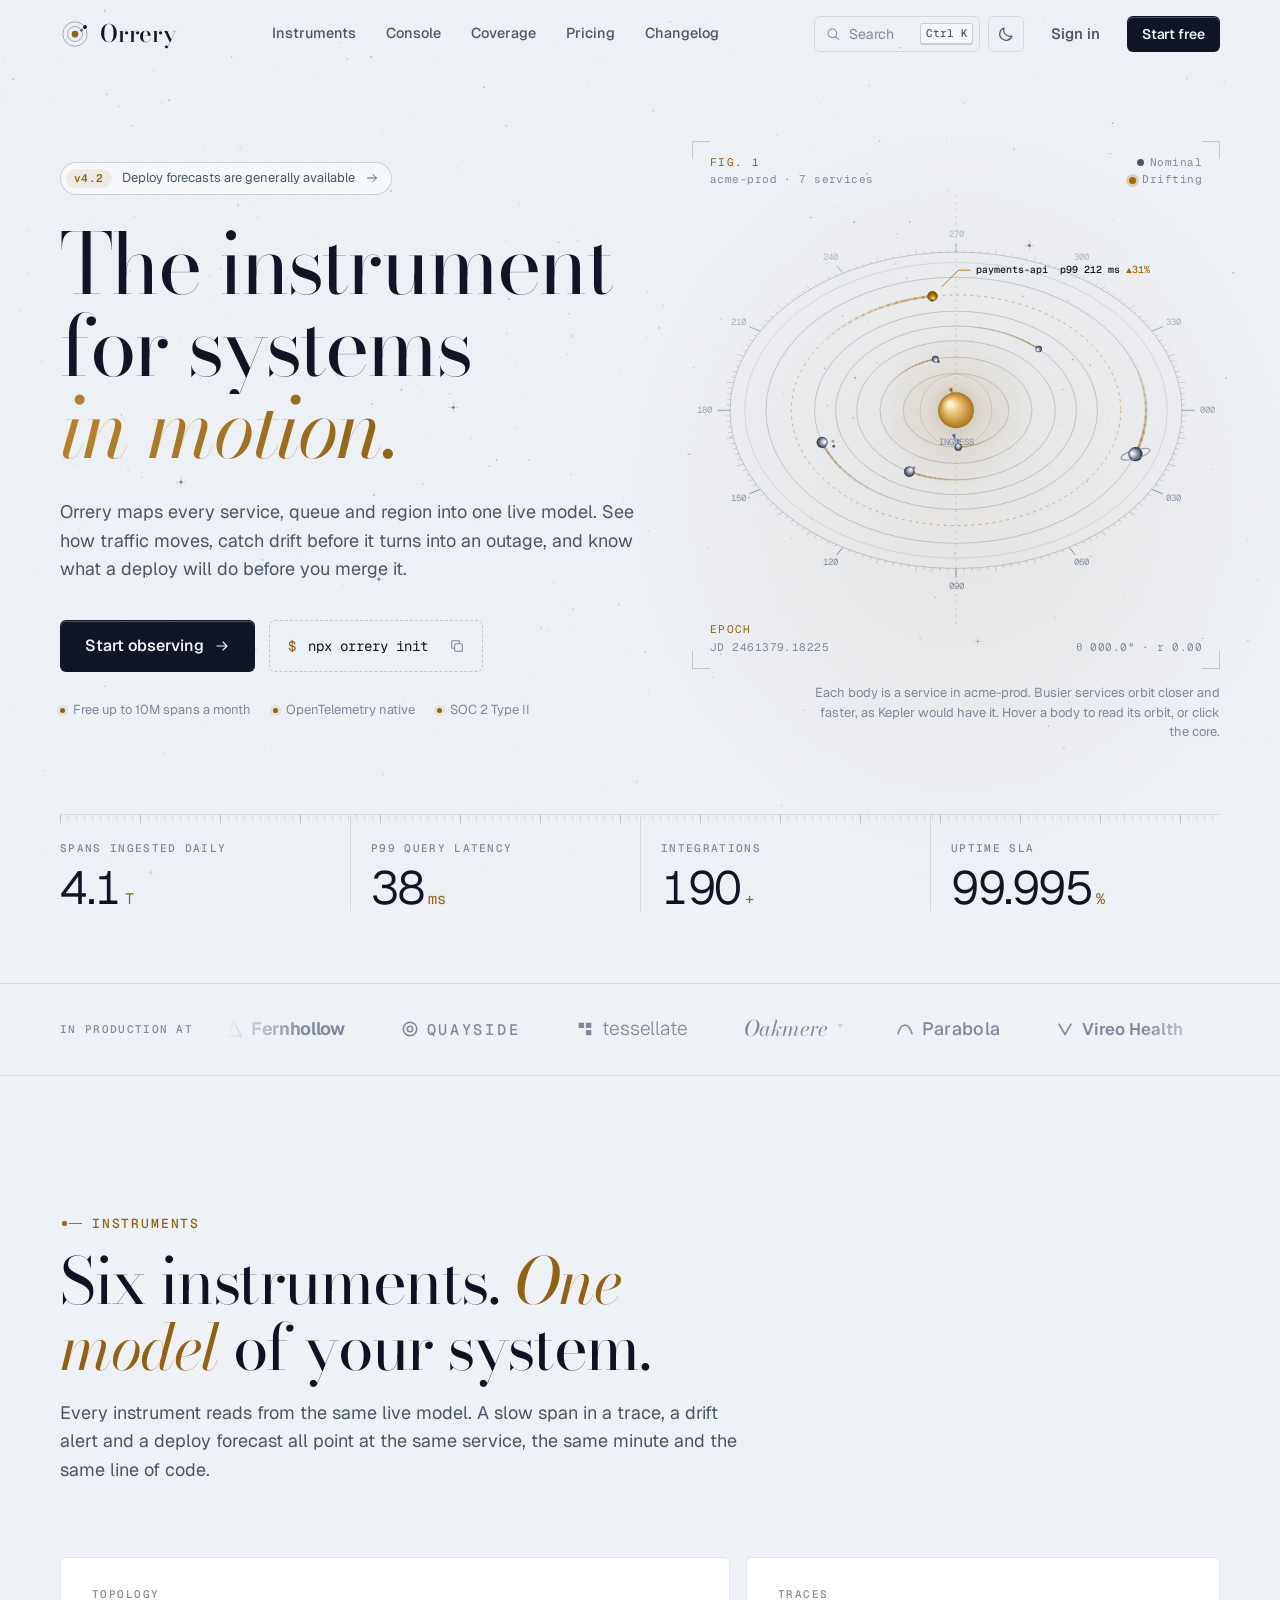
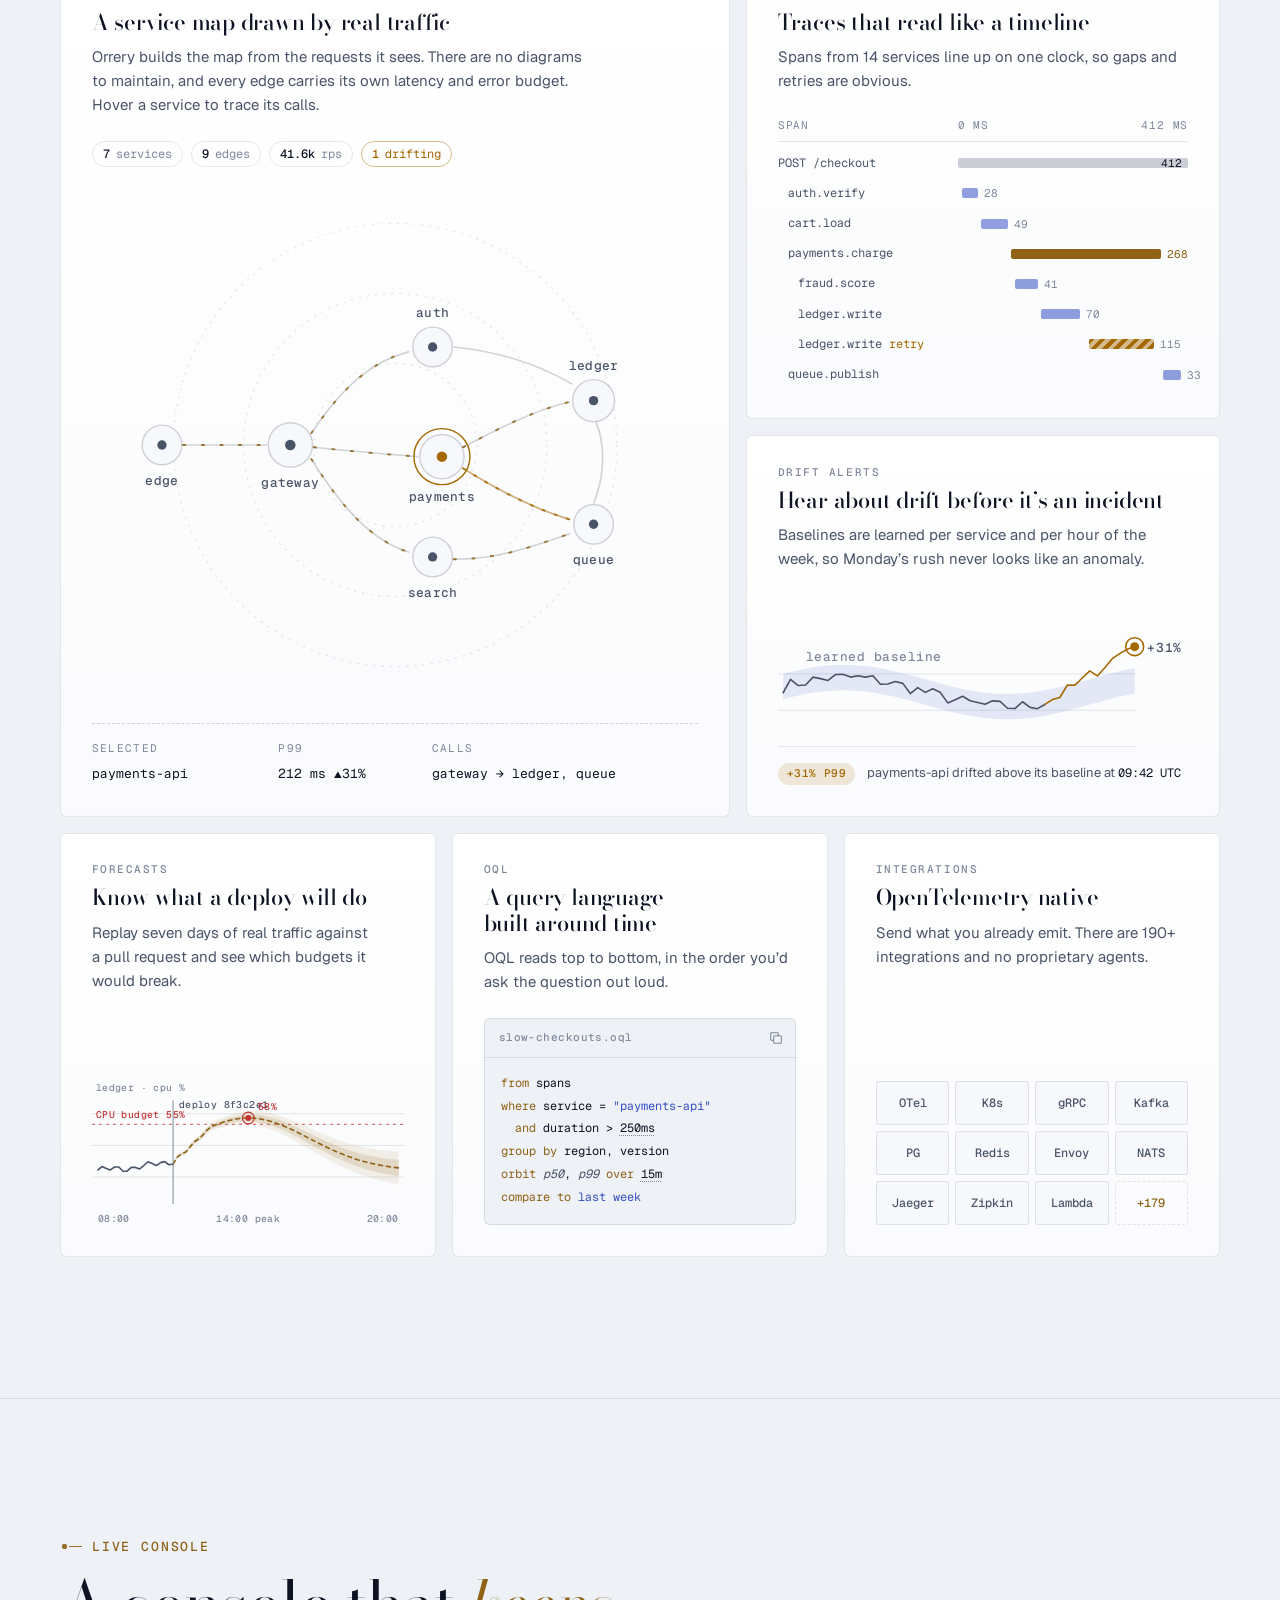
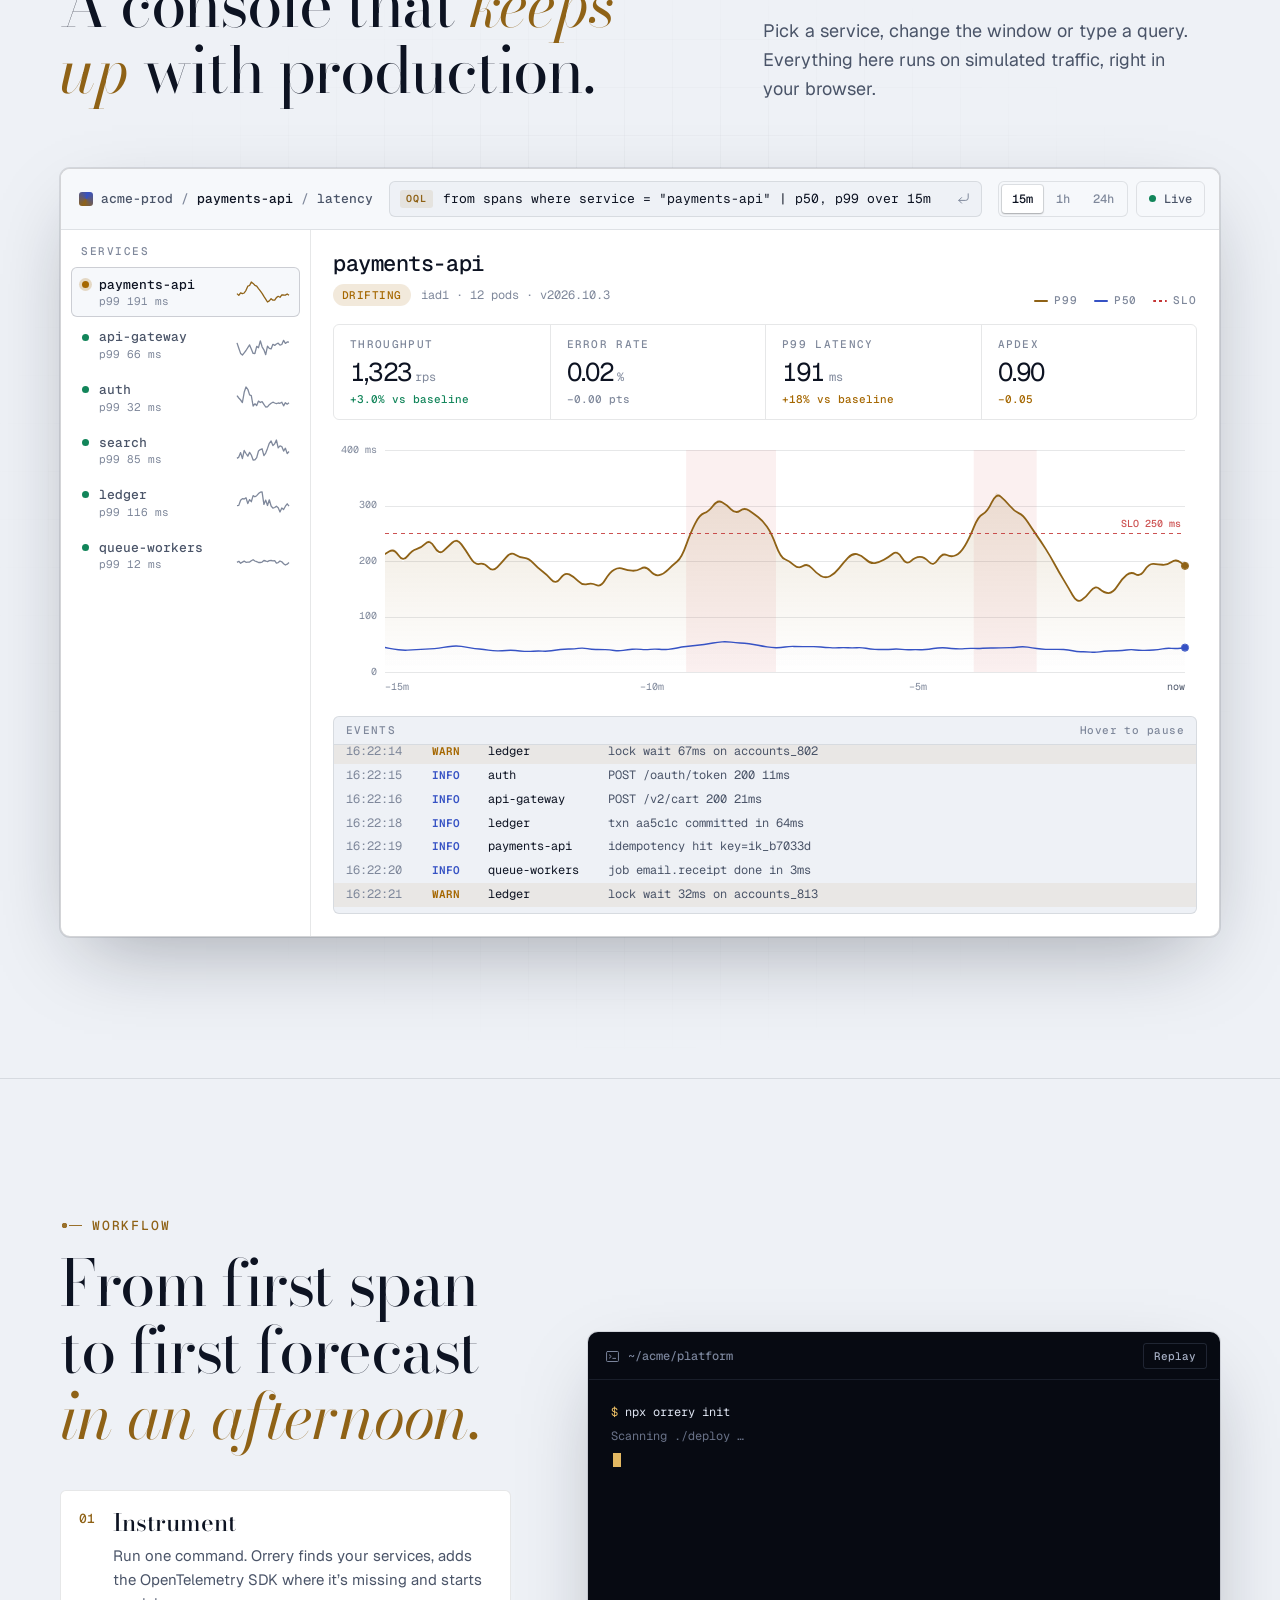
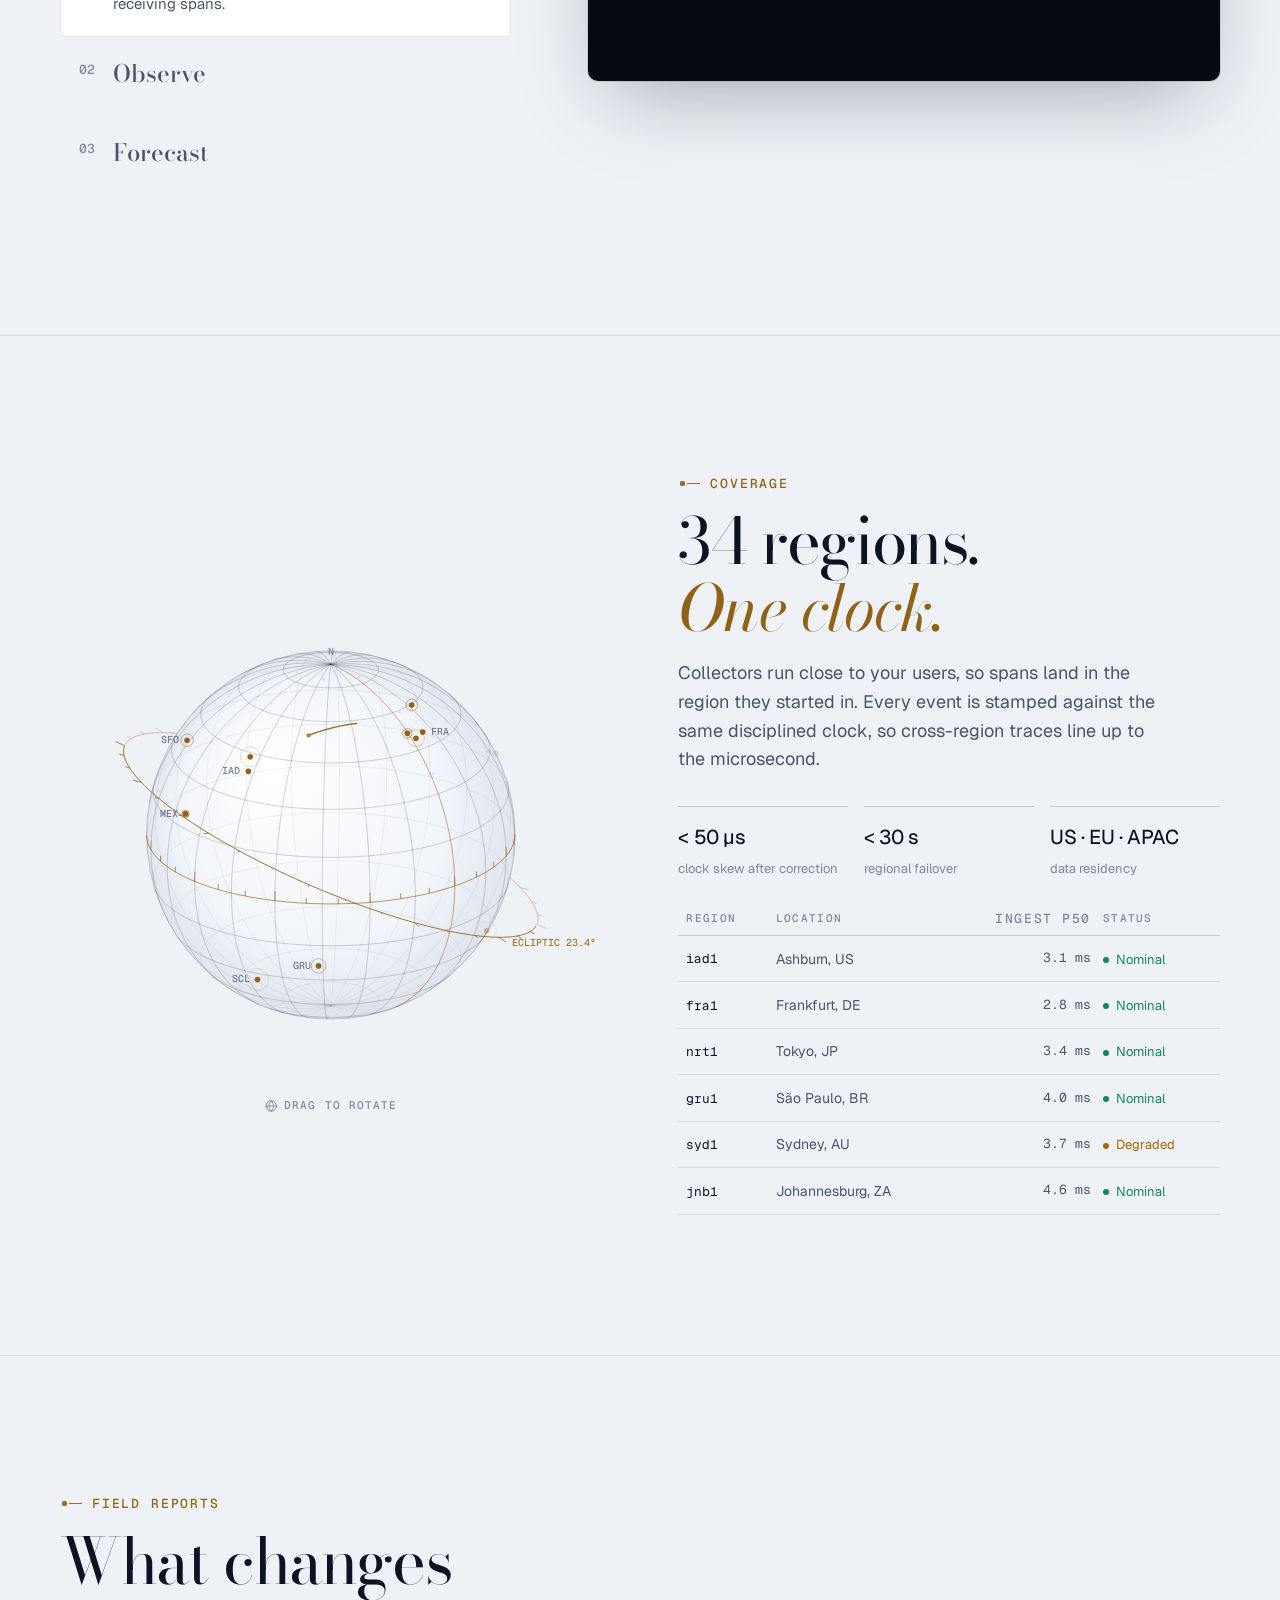
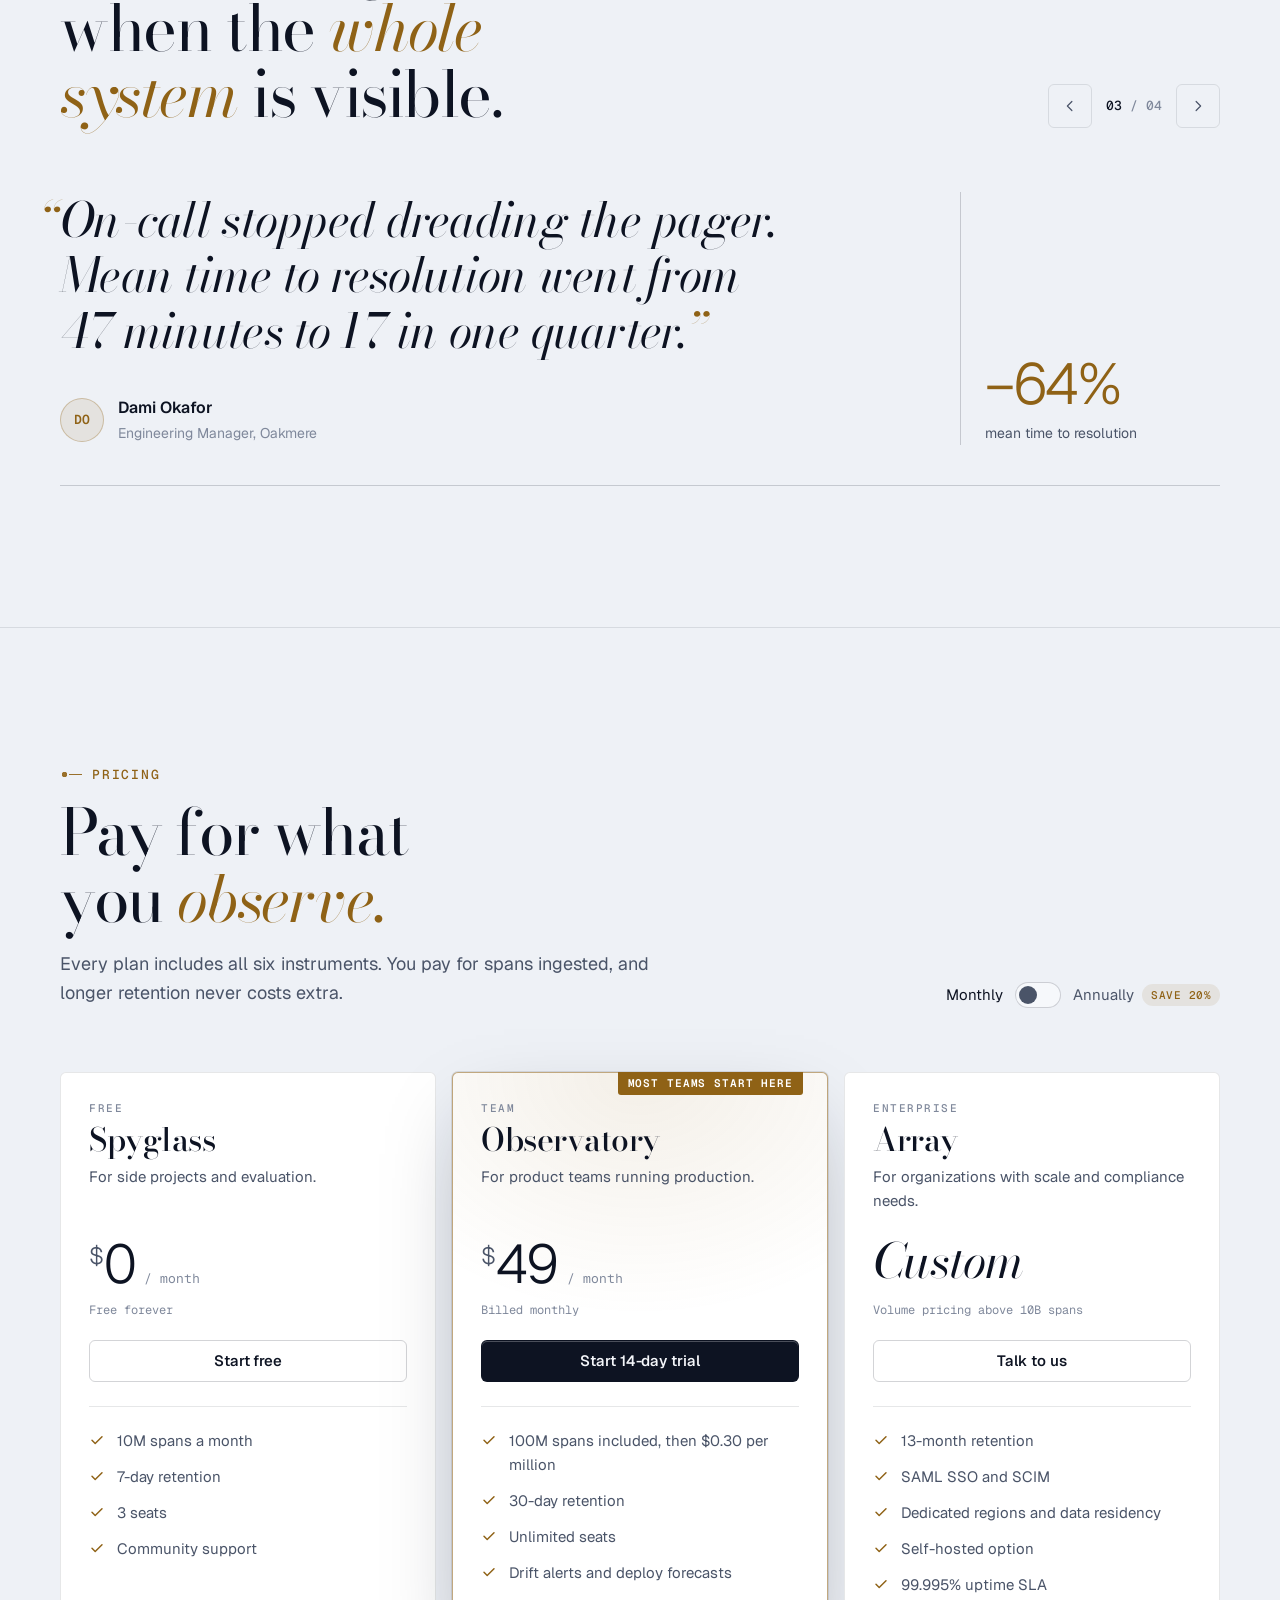
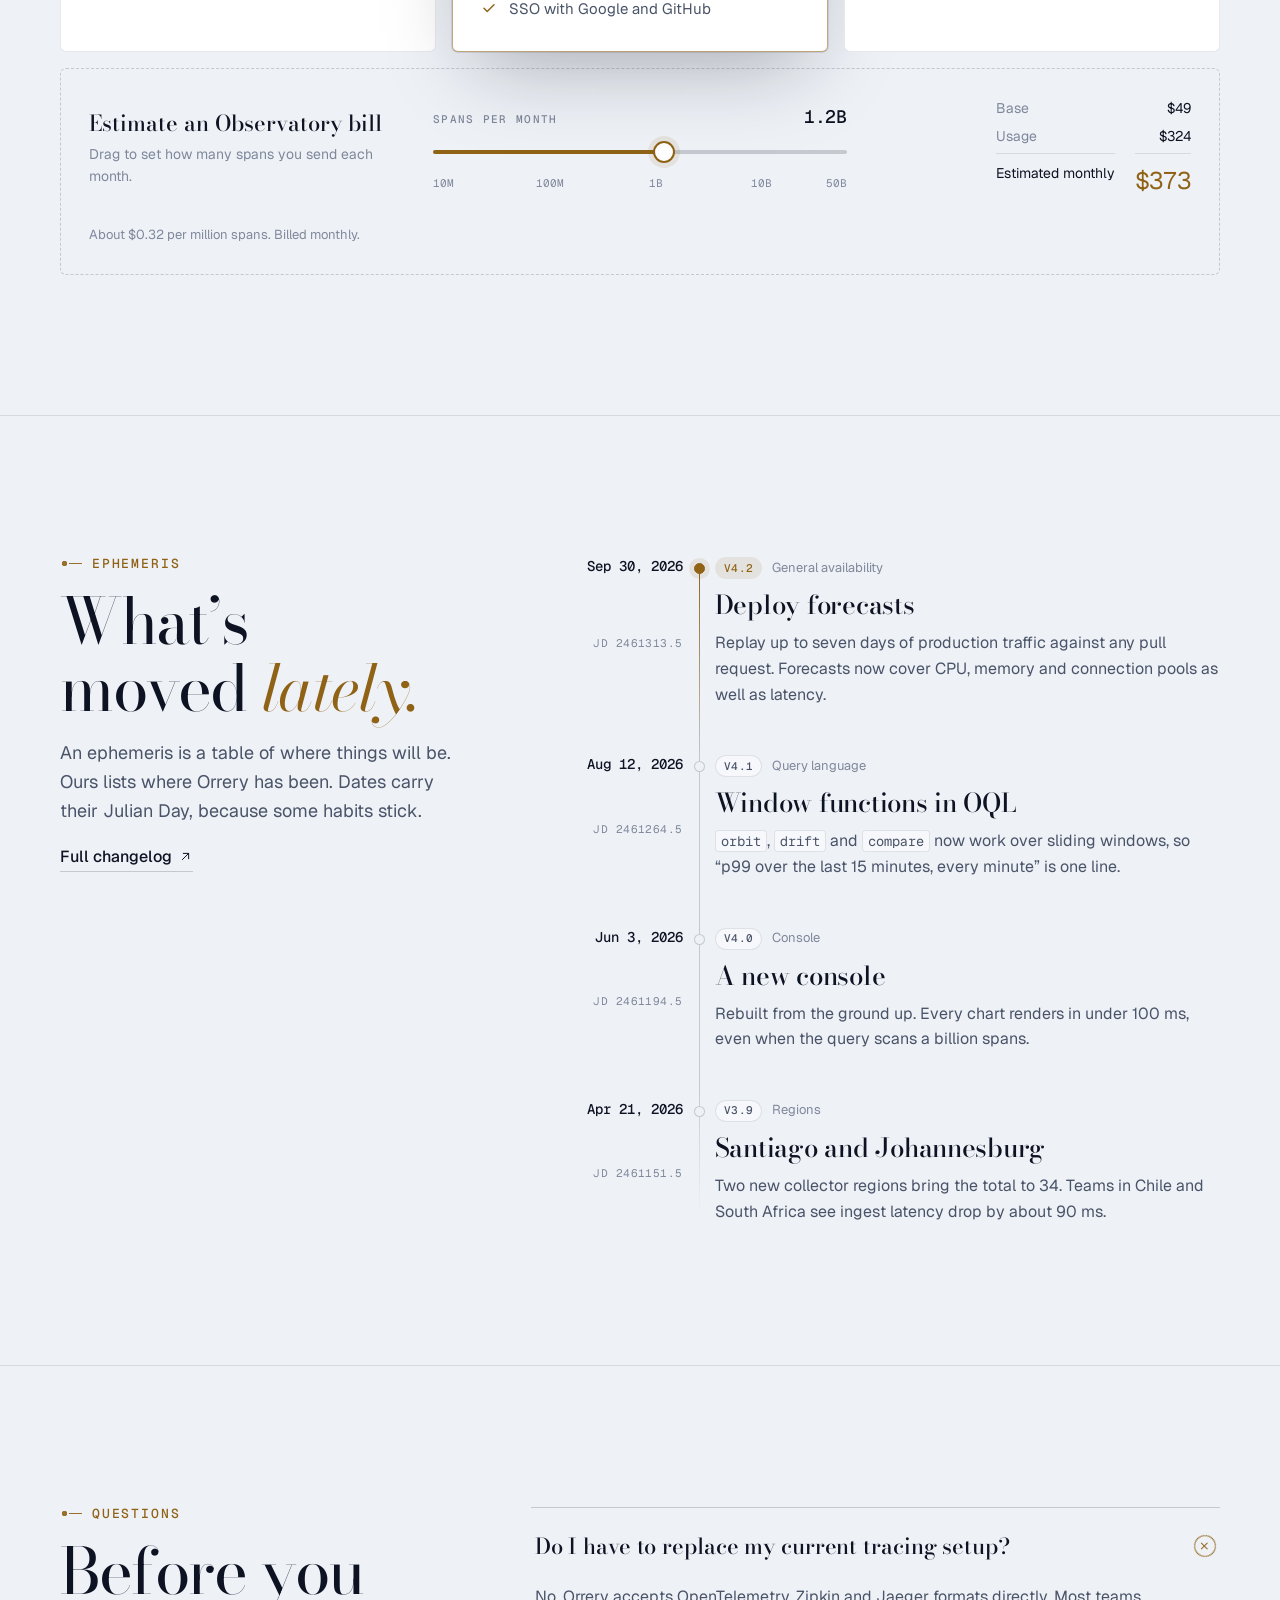
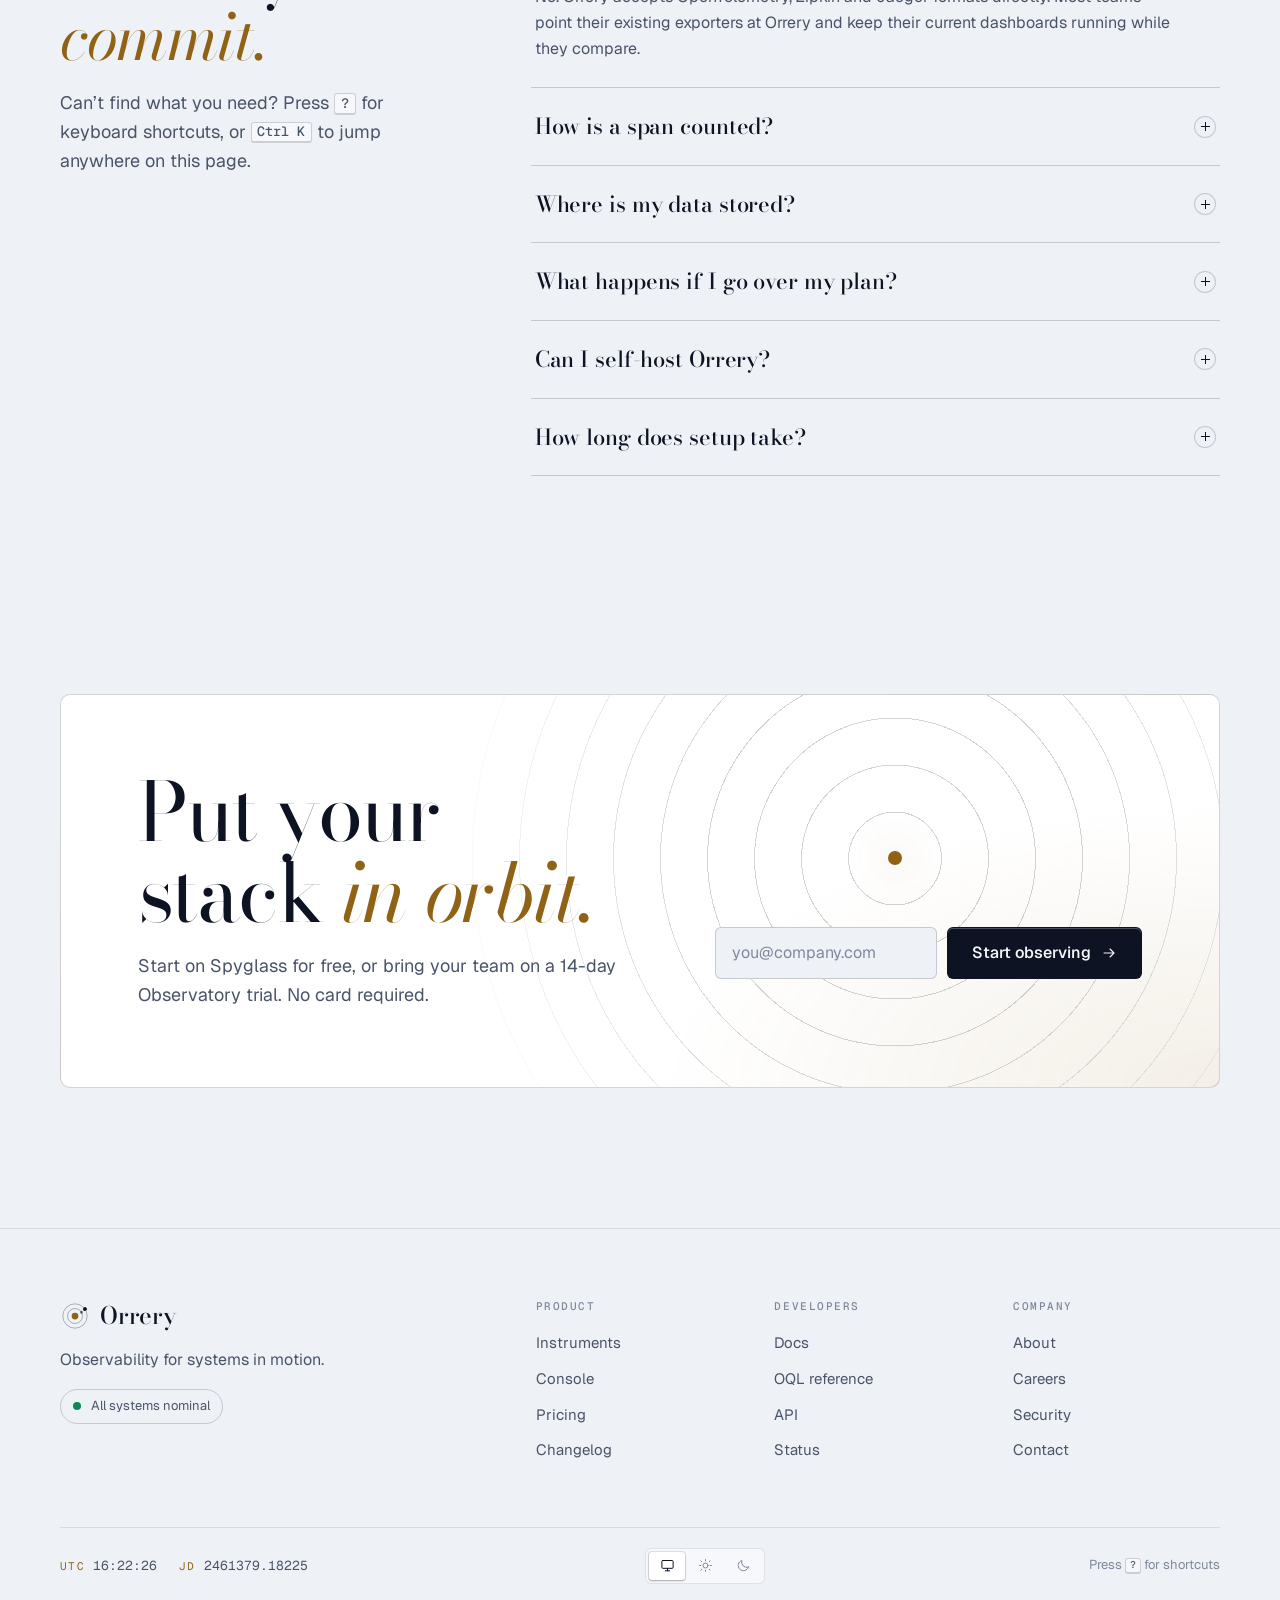
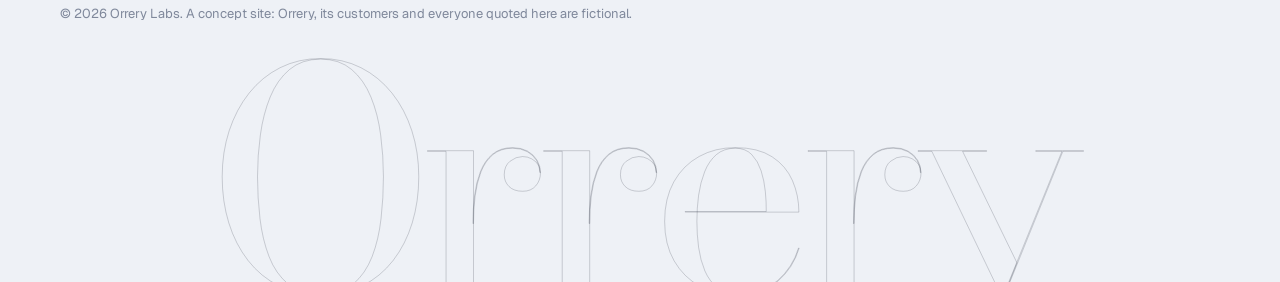
<file: index.html>
<!doctype html>
<html lang="en">
<head>
<meta charset="utf-8">
<meta name="viewport" content="width=device-width, initial-scale=1, viewport-fit=cover">
<title>Orrery</title>
<meta name="description" content="Orrery is an observability platform for systems in motion: live topology, traces, drift alerts and deploy forecasts in one model of your stack.">
<meta name="theme-color" content="#0a0e18" media="(prefers-color-scheme: dark)">
<meta name="theme-color" content="#eef1f6" media="(prefers-color-scheme: light)">
<meta property="og:type" content="website">
<meta property="og:title" content="Orrery · The instrument for systems in motion">
<meta property="og:description" content="Live topology, traces, drift alerts and deploy forecasts in one model of your stack.">
<meta property="og:image" content="assets/img/og.jpg">
<meta name="twitter:card" content="summary_large_image">
<link rel="icon" href="assets/img/favicon.svg" type="image/svg+xml">
<link rel="manifest" href="site.webmanifest">
<link rel="preconnect" href="https://fonts.googleapis.com">
<link rel="preconnect" href="https://fonts.gstatic.com" crossorigin>
<link rel="stylesheet" href="https://fonts.googleapis.com/css2?family=Bodoni+Moda:ital,opsz,wght@0,6..96,400..700;1,6..96,400..700&family=Geist:wght@300..700&family=Geist+Mono:wght@400..600&display=swap">
<link rel="stylesheet" href="assets/css/styles.css">
<script>
  (function () {
    try {
      var r = document.documentElement;
      var t = localStorage.getItem('orrery-theme');
      if (t === 'light' || t === 'dark') r.setAttribute('data-theme', t);
      var m = localStorage.getItem('orrery-motion');
      if (m === 'reduced' || m === 'full') r.setAttribute('data-motion', m);
    } catch (e) {}
  })();
</script>
<script src="assets/js/app.js" defer></script>
<script src="assets/js/orrery.js" defer></script>
<script src="assets/js/console.js" defer></script>
<script src="assets/js/globe.js" defer></script>
<script src="assets/js/sections.js" defer></script>
</head>
<body>

<svg class="sprite" aria-hidden="true" focusable="false">
  <symbol id="i-search" viewBox="0 0 24 24"><circle cx="11" cy="11" r="6.5"/><path d="m20 20-4.2-4.2"/></symbol>
  <symbol id="i-sun" viewBox="0 0 24 24"><circle cx="12" cy="12" r="4"/><path d="M12 2.5v2M12 19.5v2M4.6 4.6 6 6M18 18l1.4 1.4M2.5 12h2M19.5 12h2M4.6 19.4 6 18M18 6l1.4-1.4"/></symbol>
  <symbol id="i-moon" viewBox="0 0 24 24"><path d="M20 14.6A8.4 8.4 0 0 1 9.4 4 8.4 8.4 0 1 0 20 14.6Z"/></symbol>
  <symbol id="i-monitor" viewBox="0 0 24 24"><rect x="3" y="4" width="18" height="12.5" rx="1.5"/><path d="M8.5 20.5h7M12 16.5v4"/></symbol>
  <symbol id="i-arrow-right" viewBox="0 0 24 24"><path d="M4.5 12h15M13.5 6l6 6-6 6"/></symbol>
  <symbol id="i-arrow-up-right" viewBox="0 0 24 24"><path d="M7 17 17 7M8.5 7H17v8.5"/></symbol>
  <symbol id="i-arrow-up" viewBox="0 0 24 24"><path d="M12 19.5v-15M6 10.5l6-6 6 6"/></symbol>
  <symbol id="i-copy" viewBox="0 0 24 24"><rect x="8.5" y="8.5" width="11.5" height="11.5" rx="1.5"/><path d="M15.5 8.5V5.5A1.5 1.5 0 0 0 14 4H5.5A1.5 1.5 0 0 0 4 5.5V14a1.5 1.5 0 0 0 1.5 1.5h3"/></symbol>
  <symbol id="i-check" viewBox="0 0 24 24"><path d="m4.5 12.5 4.8 4.8L19.5 7"/></symbol>
  <symbol id="i-menu" viewBox="0 0 24 24"><path d="M4 8h16M4 16h16"/></symbol>
  <symbol id="i-close" viewBox="0 0 24 24"><path d="m6 6 12 12M18 6 6 18"/></symbol>
  <symbol id="i-chevron-left" viewBox="0 0 24 24"><path d="m14.5 6-6 6 6 6"/></symbol>
  <symbol id="i-chevron-right" viewBox="0 0 24 24"><path d="m9.5 6 6 6-6 6"/></symbol>
  <symbol id="i-play" viewBox="0 0 24 24"><path d="M8 5.5v13l10.5-6.5z"/></symbol>
  <symbol id="i-pause" viewBox="0 0 24 24"><path d="M8.5 5.5v13M15.5 5.5v13"/></symbol>
  <symbol id="i-enter" viewBox="0 0 24 24"><path d="M9 10.5 4.5 15 9 19.5"/><path d="M19.5 4.5V11a4 4 0 0 1-4 4H4.5"/></symbol>
  <symbol id="i-hash" viewBox="0 0 24 24"><path d="M4.5 9h15M4.5 15h15M10 3.5 8 20.5M16 3.5l-2 17"/></symbol>
  <symbol id="i-orbit" viewBox="0 0 24 24"><circle cx="12" cy="12" r="2.6"/><ellipse cx="12" cy="12" rx="9.5" ry="4.6" transform="rotate(-20 12 12)"/><circle cx="20.6" cy="9" r="1.2"/></symbol>
  <symbol id="i-keyboard" viewBox="0 0 24 24"><rect x="2.5" y="6" width="19" height="12" rx="1.5"/><path d="M6.5 10h.01M10 10h.01M14 10h.01M17.5 10h.01M7.5 14h9"/></symbol>
  <symbol id="i-book" viewBox="0 0 24 24"><path d="M5 4.5A1.5 1.5 0 0 1 6.5 3H19v15H6.5A1.5 1.5 0 0 0 5 19.5z"/><path d="M5 19.5A1.5 1.5 0 0 0 6.5 21H19v-3"/></symbol>
  <symbol id="i-wave" viewBox="0 0 24 24"><path d="M2.5 12c2.4-4.6 4.8-4.6 7.1 0s4.8 4.6 7.2 0c1.3-2.5 2.6-3.4 4.7-2.6"/></symbol>
  <symbol id="i-terminal" viewBox="0 0 24 24"><rect x="2.5" y="4" width="19" height="16" rx="1.5"/><path d="m7 9.5 3 2.5-3 2.5M12.5 15h4.5"/></symbol>
  <symbol id="i-globe" viewBox="0 0 24 24"><circle cx="12" cy="12" r="9"/><path d="M3 12h18M12 3c2.6 2.8 3.9 5.8 3.9 9s-1.3 6.2-3.9 9c-2.6-2.8-3.9-5.8-3.9-9S9.4 5.8 12 3Z"/></symbol>
  <symbol id="i-spark" viewBox="0 0 24 24"><path d="M12 3v4M12 17v4M3 12h4M17 12h4M6 6l2.5 2.5M15.5 15.5 18 18M6 18l2.5-2.5M15.5 8.5 18 6"/></symbol>
</svg>

<a class="skip-link" href="#main">Skip to content</a>

<header class="site-header" data-header>
  <div class="wrap header-inner">
    <a class="brand" href="#top" aria-label="Orrery, back to top">
      <svg class="brand-mark" viewBox="0 0 32 32" aria-hidden="true">
        <circle cx="16" cy="16" r="13" class="bm-ring"/>
        <circle cx="16" cy="16" r="8" class="bm-ring"/>
        <circle cx="16" cy="16" r="3.6" class="bm-sun"/>
        <g class="bm-orbit bm-orbit-a"><circle cx="29" cy="16" r="2.1" class="bm-planet"/></g>
        <g class="bm-orbit bm-orbit-b"><circle cx="16" cy="8" r="1.4" class="bm-moon"/></g>
      </svg>
      <span class="brand-word">Orrery</span>
    </a>

    <nav class="primary-nav" aria-label="Primary">
      <ul>
        <li><a href="#instruments">Instruments</a></li>
        <li><a href="#console">Console</a></li>
        <li><a href="#coverage">Coverage</a></li>
        <li><a href="#pricing">Pricing</a></li>
        <li><a href="#ephemeris">Changelog</a></li>
      </ul>
      <span class="nav-indicator" aria-hidden="true"></span>
    </nav>

    <div class="header-actions">
      <button class="search-trigger" type="button" data-open-palette aria-label="Open command palette">
        <svg class="i" aria-hidden="true"><use href="#i-search"/></svg>
        <span class="search-label">Search</span>
        <kbd data-mod-key>⌘K</kbd>
      </button>
      <button class="icon-btn" type="button" data-theme-toggle aria-label="Switch theme">
        <svg class="i i-sun" aria-hidden="true"><use href="#i-sun"/></svg>
        <svg class="i i-moon" aria-hidden="true"><use href="#i-moon"/></svg>
      </button>
      <a class="btn btn-quiet hide-md" href="#" data-demo="Sign-in">Sign in</a>
      <a class="btn btn-primary btn-sm hide-sm" href="#cta">Start free</a>
      <button class="icon-btn menu-toggle" type="button" aria-expanded="false" aria-controls="mobile-nav" aria-label="Open menu" data-menu-toggle>
        <svg class="i i-open" aria-hidden="true"><use href="#i-menu"/></svg>
        <svg class="i i-close" aria-hidden="true"><use href="#i-close"/></svg>
      </button>
    </div>
  </div>
  <div class="mobile-nav" id="mobile-nav" hidden>
    <nav class="wrap" aria-label="Mobile">
      <a href="#instruments">Instruments</a>
      <a href="#console">Console</a>
      <a href="#workflow">Workflow</a>
      <a href="#coverage">Coverage</a>
      <a href="#pricing">Pricing</a>
      <a href="#ephemeris">Changelog</a>
      <a href="#faq">Questions</a>
      <a class="btn btn-primary" href="#cta">Start free</a>
    </nav>
  </div>
</header>

<main id="main">

  <!-- ─────────────────────────── Hero ─────────────────────────── -->
  <section class="hero" id="top" aria-labelledby="hero-title">
    <canvas class="hero-stars" aria-hidden="true"></canvas>
    <div class="wrap hero-grid">
      <div class="hero-copy">
        <a class="announce" href="#ephemeris">
          <span class="announce-tag">v4.2</span>
          <span class="announce-text">Deploy forecasts are generally available</span>
          <svg class="i" aria-hidden="true"><use href="#i-arrow-right"/></svg>
        </a>
        <h1 class="hero-title" id="hero-title">
          <span class="line"><span>The instrument</span></span>
          <span class="line"><span>for systems</span></span>
          <span class="line"><span><em>in motion.</em></span></span>
        </h1>
        <p class="hero-lede">Orrery maps every service, queue and region into one live model. See how traffic moves, catch drift before it turns into an outage, and know what a deploy will do before you merge it.</p>
        <div class="hero-ctas">
          <a class="btn btn-primary btn-lg magnetic" href="#cta">
            Start observing
            <svg class="i" aria-hidden="true"><use href="#i-arrow-right"/></svg>
          </a>
          <div class="install">
            <code><span class="install-prompt" aria-hidden="true">$</span> npx orrery init</code>
            <button class="install-copy" type="button" data-copy="npx orrery init" aria-label="Copy install command">
              <svg class="i i-copy" aria-hidden="true"><use href="#i-copy"/></svg>
              <svg class="i i-check" aria-hidden="true"><use href="#i-check"/></svg>
            </button>
          </div>
        </div>
        <ul class="hero-trust" aria-label="Highlights">
          <li>Free up to 10M spans a month</li>
          <li>OpenTelemetry native</li>
          <li>SOC 2 Type II</li>
        </ul>
      </div>

      <figure class="hero-visual">
        <div class="orrery-stage" data-orrery>
          <canvas class="orrery-canvas" role="img" aria-label="An animated orrery. Seven services orbit an ingress core, the busiest closest in. payments-api is flagged for latency drift."></canvas>
          <span class="plate-mark tl" aria-hidden="true"></span>
          <span class="plate-mark tr" aria-hidden="true"></span>
          <span class="plate-mark bl" aria-hidden="true"></span>
          <span class="plate-mark br" aria-hidden="true"></span>
          <div class="hud hud-tl" aria-hidden="true">
            <span class="hud-k">Fig. 1</span>
            <span>acme-prod · 7 services</span>
          </div>
          <div class="hud hud-tr" aria-hidden="true">
            <span class="legend"><i class="dot dot-ok"></i>Nominal</span>
            <span class="legend"><i class="dot dot-warn"></i>Drifting</span>
          </div>
          <div class="hud hud-bl" aria-hidden="true">
            <span class="hud-k">Epoch</span>
            <span>JD <span data-jd>2461325.50000</span></span>
          </div>
          <div class="hud hud-br" aria-hidden="true" data-orrery-readout>θ 000.0° · r 0.00</div>
          <div class="orrery-tip" data-orrery-tip hidden></div>
        </div>
        <figcaption class="orrery-caption">Each body is a service in acme-prod. Busier services orbit closer and faster, as Kepler would have it. Hover a body to read its orbit, or click the core.</figcaption>
      </figure>
    </div>

    <div class="wrap">
      <dl class="readouts">
        <div class="readout">
          <dt>Spans ingested daily</dt>
          <dd><span data-count="4.1" data-decimals="1">4.1</span><span class="unit">T</span></dd>
        </div>
        <div class="readout">
          <dt>p99 query latency</dt>
          <dd><span data-count="38">38</span><span class="unit">ms</span></dd>
        </div>
        <div class="readout">
          <dt>Integrations</dt>
          <dd><span data-count="190">190</span><span class="unit">+</span></dd>
        </div>
        <div class="readout">
          <dt>Uptime SLA</dt>
          <dd><span data-count="99.995" data-from="99" data-decimals="3">99.995</span><span class="unit">%</span></dd>
        </div>
      </dl>
    </div>
  </section>

  <!-- ─────────────────────────── Logos ─────────────────────────── -->
  <section class="logos" aria-label="Teams using Orrery">
    <div class="wrap logos-inner">
      <p class="logos-label">In production at</p>
      <div class="marquee" data-marquee>
        <ul class="marquee-track">
          <li class="logo logo-a"><svg viewBox="0 0 20 20" aria-hidden="true"><path d="M10 2 18 18H2z"/></svg>Fernhollow</li>
          <li class="logo logo-b"><svg viewBox="0 0 20 20" aria-hidden="true"><circle cx="10" cy="10" r="7.5"/><circle cx="10" cy="10" r="3"/></svg>QUAYSIDE</li>
          <li class="logo logo-c"><svg viewBox="0 0 20 20" aria-hidden="true"><path d="M3 3h6v6H3zM11 11h6v6h-6zM11 3h6v6h-6z"/></svg>tessellate</li>
          <li class="logo logo-d">Oakmere<sup>&deg;</sup></li>
          <li class="logo logo-e"><svg viewBox="0 0 20 20" aria-hidden="true"><path d="M2 16C6 2 14 2 18 16"/></svg>Parabola</li>
          <li class="logo logo-f"><svg viewBox="0 0 20 20" aria-hidden="true"><path d="M3 4l7 12 7-12"/></svg>Vireo Health</li>
          <li class="logo logo-g">COBALT<span>/</span>RAIL</li>
          <li class="logo logo-h"><svg viewBox="0 0 20 20" aria-hidden="true"><path d="M2 15l5-7 4 4 3-5 4 8z"/></svg>Moraine</li>
          <li class="logo logo-i">saltmarsh.</li>
          <li class="logo logo-j"><svg viewBox="0 0 20 20" aria-hidden="true"><path d="M2 12c4-6 12-6 16 0M6 12c2-3 6-3 8 0"/></svg>Kittiwake</li>
        </ul>
      </div>
    </div>
  </section>

  <!-- ─────────────────────────── Instruments ─────────────────────────── -->
  <section class="section" id="instruments" aria-labelledby="instruments-title">
    <div class="wrap">
      <header class="section-head reveal">
        <p class="eyebrow" data-scramble>Instruments</p>
        <h2 class="section-title" id="instruments-title">Six instruments. <em>One model</em> of your system.</h2>
        <p class="section-lede">Every instrument reads from the same live model. A slow span in a trace, a drift alert and a deploy forecast all point at the same service, the same minute and the same line of code.</p>
      </header>

      <div class="bento">
        <!-- Topology -->
        <article class="card spot card-topology reveal">
          <div class="card-copy">
            <p class="card-kicker">Topology</p>
            <h3 class="card-title">A service map drawn by real traffic</h3>
            <p class="card-text">Orrery builds the map from the requests it sees. There are no diagrams to maintain, and every edge carries its own latency and error budget. Hover a service to trace its calls.</p>
          </div>
          <div class="card-visual">
            <ul class="topo-stats" aria-label="Map summary">
              <li><strong>7</strong> services</li>
              <li><strong>9</strong> edges</li>
              <li><strong>41.6k</strong> rps</li>
              <li class="is-warn"><strong>1</strong> drifting</li>
            </ul>
            <svg class="topo" viewBox="0 0 520 300" role="img" aria-label="Service map: edge calls gateway; gateway calls auth, payments and search; payments calls ledger and queue." data-topo>
              <defs>
                <marker id="topo-arrow" viewBox="0 0 8 8" refX="7" refY="4" markerWidth="6" markerHeight="6" orient="auto-start-reverse"><path d="M0 0 8 4 0 8z" class="topo-arrowhead"/></marker>
              </defs>
              <g class="topo-grid" aria-hidden="true">
                <circle cx="260" cy="150" r="70"/><circle cx="260" cy="150" r="130"/><circle cx="260" cy="150" r="190"/>
              </g>
              <g class="topo-edges">
                <path class="edge" data-n="edge gw" d="M78 150 C110 150 120 150 150 150" />
                <path class="edge" data-n="gw auth" d="M188 140 C215 100 240 78 272 70" />
                <path class="edge" data-n="gw pay" d="M190 152 C220 155 250 158 280 160" />
                <path class="edge" data-n="gw search" d="M188 162 C215 205 240 232 272 242" />
                <path class="edge" data-n="pay ledger" d="M318 152 C350 135 380 120 410 113" />
                <path class="edge is-hot" data-n="pay queue" d="M318 170 C350 190 380 205 410 214" />
                <path class="edge" data-n="queue ledger" d="M430 200 C440 175 440 150 432 130" />
                <path class="edge" data-n="auth ledger" d="M310 66 C350 70 385 82 412 98" />
                <path class="edge" data-n="search queue" d="M310 248 C350 248 380 236 410 226" />
              </g>
              <g class="topo-flow" aria-hidden="true">
                <path class="flow" d="M78 150 C110 150 120 150 150 150" />
                <path class="flow" d="M188 140 C215 100 240 78 272 70" />
                <path class="flow f-2" d="M190 152 C220 155 250 158 280 160" />
                <path class="flow f-3" d="M188 162 C215 205 240 232 272 242" />
                <path class="flow f-2" d="M318 152 C350 135 380 120 410 113" />
                <path class="flow f-hot" d="M318 170 C350 190 380 205 410 214" />
                <path class="flow f-3" d="M310 248 C350 248 380 236 410 226" />
              </g>
              <g class="topo-nodes">
                <g class="node" data-id="edge" transform="translate(60 150)" tabindex="0" role="button" aria-label="edge, 18.2k requests per second"><circle r="17" class="ring"/><circle r="4" class="core"/><text y="34">edge</text></g>
                <g class="node" data-id="gw" transform="translate(170 150)" tabindex="0" role="button" aria-label="api-gateway, p99 64 milliseconds"><circle r="19" class="ring"/><circle r="4.5" class="core"/><text y="36">gateway</text></g>
                <g class="node" data-id="auth" transform="translate(292 66)" tabindex="0" role="button" aria-label="auth, p99 31 milliseconds"><circle r="17" class="ring"/><circle r="4" class="core"/><text y="-26">auth</text></g>
                <g class="node is-warn" data-id="pay" transform="translate(300 160)" tabindex="0" role="button" aria-label="payments-api, drifting, p99 212 milliseconds"><circle r="24" class="halo"/><circle r="19" class="ring"/><circle r="4.5" class="core"/><text y="38">payments</text></g>
                <g class="node" data-id="search" transform="translate(292 246)" tabindex="0" role="button" aria-label="search, p99 88 milliseconds"><circle r="17" class="ring"/><circle r="4" class="core"/><text y="34">search</text></g>
                <g class="node" data-id="ledger" transform="translate(430 112)" tabindex="0" role="button" aria-label="ledger, p99 120 milliseconds"><circle r="18" class="ring"/><circle r="4" class="core"/><text y="-26">ledger</text></g>
                <g class="node" data-id="queue" transform="translate(430 218)" tabindex="0" role="button" aria-label="queue, depth 1.2k"><circle r="17" class="ring"/><circle r="4" class="core"/><text y="34">queue</text></g>
              </g>
            </svg>
            <dl class="topo-readout" aria-live="polite">
              <div><dt>Selected</dt><dd data-topo-name>payments-api</dd></div>
              <div><dt>p99</dt><dd data-topo-p99>212 ms ▲31%</dd></div>
              <div><dt>Calls</dt><dd data-topo-calls>gateway → ledger, queue</dd></div>
            </dl>
          </div>
        </article>

        <!-- Traces -->
        <article class="card spot card-traces reveal">
          <div class="card-copy">
            <p class="card-kicker">Traces</p>
            <h3 class="card-title">Traces that read like a timeline</h3>
            <p class="card-text">Spans from 14 services line up on one clock, so gaps and retries are obvious.</p>
          </div>
          <div class="waterfall" role="table" aria-label="Trace for POST /checkout, 412 milliseconds">
            <div class="wf-head" role="row"><span role="columnheader">Span</span><span class="wf-scale" role="columnheader"><span>0 ms</span><span>412 ms</span></span></div>
            <div class="wf-row is-root" role="row" style="--s:0;--w:100;--d:0"><span class="wf-name" role="cell">POST /checkout</span><span class="wf-track" role="cell"><span class="wf-bar"></span><span class="wf-ms">412</span></span></div>
            <div class="wf-row" role="row" style="--s:2;--w:7;--d:1"><span class="wf-name" role="cell">auth.verify</span><span class="wf-track" role="cell"><span class="wf-bar"></span><span class="wf-ms">28</span></span></div>
            <div class="wf-row" role="row" style="--s:10;--w:12;--d:1"><span class="wf-name" role="cell">cart.load</span><span class="wf-track" role="cell"><span class="wf-bar"></span><span class="wf-ms">49</span></span></div>
            <div class="wf-row is-slow" role="row" style="--s:23;--w:65;--d:1"><span class="wf-name" role="cell">payments.charge</span><span class="wf-track" role="cell"><span class="wf-bar"></span><span class="wf-ms">268</span></span></div>
            <div class="wf-row" role="row" style="--s:25;--w:10;--d:2"><span class="wf-name" role="cell">fraud.score</span><span class="wf-track" role="cell"><span class="wf-bar"></span><span class="wf-ms">41</span></span></div>
            <div class="wf-row" role="row" style="--s:36;--w:17;--d:2"><span class="wf-name" role="cell">ledger.write</span><span class="wf-track" role="cell"><span class="wf-bar"></span><span class="wf-ms">70</span></span></div>
            <div class="wf-row is-retry" role="row" style="--s:57;--w:28;--d:2"><span class="wf-name" role="cell">ledger.write <i>retry</i></span><span class="wf-track" role="cell"><span class="wf-bar"></span><span class="wf-ms">115</span></span></div>
            <div class="wf-row" role="row" style="--s:89;--w:8;--d:1"><span class="wf-name" role="cell">queue.publish</span><span class="wf-track" role="cell"><span class="wf-bar"></span><span class="wf-ms">33</span></span></div>
          </div>
        </article>

        <!-- Drift -->
        <article class="card spot card-drift reveal">
          <div class="card-copy">
            <p class="card-kicker">Drift alerts</p>
            <h3 class="card-title">Hear about drift before it’s an incident</h3>
            <p class="card-text">Baselines are learned per service and per hour of the week, so Monday’s rush never looks like an anomaly.</p>
          </div>
          <div class="drift">
            <svg class="drift-chart" viewBox="0 0 320 120" aria-hidden="true" data-drift></svg>
            <div class="drift-note">
              <span class="chip chip-warn">+31% p99</span>
              <span>payments-api drifted above its baseline at <time>09:42 UTC</time></span>
            </div>
          </div>
        </article>

        <!-- Forecast -->
        <article class="card spot card-forecast reveal">
          <div class="card-copy">
            <p class="card-kicker">Forecasts</p>
            <h3 class="card-title">Know what a deploy will do</h3>
            <p class="card-text">Replay seven days of real traffic against a pull request and see which budgets it would break.</p>
          </div>
          <svg class="fan" viewBox="0 0 320 150" aria-label="Forecast: after deploy 8f3c2e1, ledger CPU is likely to cross its 55 percent budget at the 14:00 peak." role="img" data-fan></svg>
        </article>

        <!-- OQL -->
        <article class="card spot card-oql reveal">
          <div class="card-copy">
            <p class="card-kicker">OQL</p>
            <h3 class="card-title">A query language built around time</h3>
            <p class="card-text">OQL reads top to bottom, in the order you’d ask the question out loud.</p>
          </div>
          <div class="code-block">
            <div class="code-head"><span>slow-checkouts.oql</span><button class="code-copy" type="button" data-copy-target="#oql-sample" aria-label="Copy query"><svg class="i i-copy" aria-hidden="true"><use href="#i-copy"/></svg><svg class="i i-check" aria-hidden="true"><use href="#i-check"/></svg></button></div>
<pre id="oql-sample"><code><span class="tk-kw">from</span> spans
<span class="tk-kw">where</span> service = <span class="tk-str">"payments-api"</span>
  <span class="tk-kw">and</span> duration &gt; <span class="tk-num">250ms</span>
<span class="tk-kw">group by</span> region, version
<span class="tk-kw">orbit</span> <span class="tk-fn">p50</span>, <span class="tk-fn">p99</span> <span class="tk-kw">over</span> <span class="tk-num">15m</span>
<span class="tk-kw">compare to</span> <span class="tk-str">last week</span></code></pre>
          </div>
        </article>

        <!-- Integrations -->
        <article class="card spot card-integrations reveal">
          <div class="card-copy">
            <p class="card-kicker">Integrations</p>
            <h3 class="card-title">OpenTelemetry native</h3>
            <p class="card-text">Send what you already emit. There are 190+ integrations and no proprietary agents.</p>
          </div>
          <ul class="monograms" aria-label="Selected integrations">
            <li>OTel</li><li>K8s</li><li>gRPC</li><li>Kafka</li>
            <li>PG</li><li>Redis</li><li>Envoy</li><li>NATS</li>
            <li>Jaeger</li><li>Zipkin</li><li>Lambda</li><li class="more">+179</li>
          </ul>
        </article>
      </div>
    </div>
  </section>

  <!-- ─────────────────────────── Console ─────────────────────────── -->
  <section class="section section-console" id="console" aria-labelledby="console-title">
    <div class="wrap">
      <header class="section-head section-head-split reveal">
        <div>
          <p class="eyebrow" data-scramble>Live console</p>
          <h2 class="section-title" id="console-title">A console that <em>keeps up</em> with production.</h2>
        </div>
        <p class="section-lede">Pick a service, change the window or type a query. Everything here runs on simulated traffic, right in your browser.</p>
      </header>

      <div class="console reveal" data-console>
        <div class="console-bar">
          <div class="crumbs" aria-label="Location">
            <span class="crumb-org"><span class="org-dot" aria-hidden="true"></span>acme-prod</span>
            <span class="crumb-sep" aria-hidden="true">/</span>
            <span class="crumb-svc" data-console-crumb>payments-api</span>
            <span class="crumb-sep" aria-hidden="true">/</span>
            <span>latency</span>
          </div>
          <form class="query" data-console-query role="search" aria-label="Query">
            <label class="sr-only" for="console-query">OQL query</label>
            <span class="query-prefix" aria-hidden="true">OQL</span>
            <input id="console-query" name="q" type="text" spellcheck="false" autocomplete="off" value='from spans where service = "payments-api" | p50, p99 over 15m'>
            <button class="query-run" type="submit" aria-label="Run query"><svg class="i" aria-hidden="true"><use href="#i-enter"/></svg></button>
          </form>
          <div class="console-controls">
            <div class="seg" role="radiogroup" aria-label="Time window" data-console-range>
              <button type="button" role="radio" aria-checked="true" data-range="15m">15m</button>
              <button type="button" role="radio" aria-checked="false" data-range="1h">1h</button>
              <button type="button" role="radio" aria-checked="false" data-range="24h">24h</button>
            </div>
            <button class="live-toggle" type="button" aria-pressed="true" data-console-live>
              <span class="live-dot" aria-hidden="true"></span><span data-live-label>Live</span>
            </button>
          </div>
        </div>

        <div class="console-body">
          <aside class="console-side" aria-label="Services">
            <p class="side-label">Services</p>
            <ul class="svc-list" data-console-services></ul>
          </aside>

          <div class="console-main">
            <div class="svc-head">
              <div>
                <h3 class="svc-name" data-console-name>payments-api</h3>
                <p class="svc-meta"><span class="chip" data-console-status>Drifting</span><span data-console-meta>iad1 · 12 pods · v2026.10.3</span></p>
              </div>
              <div class="chart-legend" aria-hidden="true">
                <span><i class="sw sw-p99"></i>p99</span>
                <span><i class="sw sw-p50"></i>p50</span>
                <span><i class="sw sw-slo"></i>SLO</span>
              </div>
            </div>

            <div class="tiles" data-console-tiles>
              <div class="tile"><p class="tile-k">Throughput</p><p class="tile-v"><span data-tile="rps">1,284</span><small>rps</small></p><p class="tile-d" data-delta="rps">+2.1%</p></div>
              <div class="tile"><p class="tile-k">Error rate</p><p class="tile-v"><span data-tile="err">0.02</span><small>%</small></p><p class="tile-d" data-delta="err">0.00</p></div>
              <div class="tile"><p class="tile-k">p99 latency</p><p class="tile-v"><span data-tile="p99">212</span><small>ms</small></p><p class="tile-d" data-delta="p99">+31%</p></div>
              <div class="tile"><p class="tile-k">Apdex</p><p class="tile-v"><span data-tile="apdex">0.94</span></p><p class="tile-d" data-delta="apdex">−0.02</p></div>
            </div>

            <div class="chart-wrap">
              <canvas class="chart" data-console-chart role="img" aria-label="Latency chart for the selected service, p50 and p99 over time against a 250 millisecond objective."></canvas>
              <div class="chart-tip" data-console-tip hidden></div>
            </div>

            <div class="log" aria-label="Event stream">
              <div class="log-head">
                <span>Events</span>
                <span class="log-hint">Hover to pause</span>
              </div>
              <ol class="log-list" data-console-log role="log" aria-live="off"></ol>
            </div>
          </div>
        </div>
      </div>
    </div>
  </section>

  <!-- ─────────────────────────── Workflow ─────────────────────────── -->
  <section class="section" id="workflow" aria-labelledby="workflow-title">
    <div class="wrap workflow">
      <div class="workflow-copy">
        <header class="section-head reveal">
          <p class="eyebrow" data-scramble>Workflow</p>
          <h2 class="section-title" id="workflow-title">From first span to first forecast <em>in an afternoon.</em></h2>
        </header>
        <ol class="steps" role="tablist" aria-label="Setup steps" data-steps>
          <li role="presentation">
            <button class="step" type="button" role="tab" id="step-tab-1" aria-selected="true" aria-controls="terminal" data-step="0">
              <span class="step-n">01</span>
              <span class="step-body">
                <span class="step-title">Instrument</span>
                <span class="step-text">Run one command. Orrery finds your services, adds the OpenTelemetry SDK where it’s missing and starts receiving spans.</span>
              </span>
              <span class="step-progress" aria-hidden="true"></span>
            </button>
          </li>
          <li role="presentation">
            <button class="step" type="button" role="tab" id="step-tab-2" aria-selected="false" aria-controls="terminal" data-step="1" tabindex="-1">
              <span class="step-n">02</span>
              <span class="step-body">
                <span class="step-title">Observe</span>
                <span class="step-text">Every service has a baseline within the hour. Watch any of them from the terminal, the console or your editor.</span>
              </span>
              <span class="step-progress" aria-hidden="true"></span>
            </button>
          </li>
          <li role="presentation">
            <button class="step" type="button" role="tab" id="step-tab-3" aria-selected="false" aria-controls="terminal" data-step="2" tabindex="-1">
              <span class="step-n">03</span>
              <span class="step-body">
                <span class="step-title">Forecast</span>
                <span class="step-text">Before you merge, replay real traffic against the change and see which budgets it moves.</span>
              </span>
              <span class="step-progress" aria-hidden="true"></span>
            </button>
          </li>
        </ol>
      </div>

      <div class="terminal reveal" id="terminal" role="tabpanel" aria-labelledby="step-tab-1" data-terminal>
        <div class="terminal-bar">
          <span class="terminal-title"><svg class="i" aria-hidden="true"><use href="#i-terminal"/></svg> ~/acme/platform</span>
          <button class="terminal-replay" type="button" data-terminal-replay>Replay</button>
        </div>
        <pre class="terminal-body" aria-live="off"><code data-terminal-out><span class="t-prompt">$</span> npx orrery init
<span class="t-ok">✓</span> Detected 14 services in ./deploy <span class="t-dim">(kubernetes)</span>
<span class="t-ok">✓</span> Wrote orrery.config.ts
<span class="t-ok">✓</span> Added OpenTelemetry SDK to 9 services
<span class="t-acc">→</span> First spans arriving in about 40 s</code><span class="t-caret" aria-hidden="true"></span></pre>
      </div>
    </div>
  </section>

  <!-- ─────────────────────────── Coverage ─────────────────────────── -->
  <section class="section section-coverage" id="coverage" aria-labelledby="coverage-title">
    <div class="wrap coverage">
      <figure class="globe-stage reveal" data-globe>
        <canvas class="globe-canvas" role="img" aria-label="A rotating globe drawn as an armillary sphere, with collector regions marked and traffic arcs between them. Drag to rotate."></canvas>
        <figcaption class="globe-hint"><svg class="i" aria-hidden="true"><use href="#i-globe"/></svg> Drag to rotate</figcaption>
      </figure>
      <div class="coverage-copy">
        <header class="section-head reveal">
          <p class="eyebrow" data-scramble>Coverage</p>
          <h2 class="section-title" id="coverage-title">34 regions. <em>One clock.</em></h2>
          <p class="section-lede">Collectors run close to your users, so spans land in the region they started in. Every event is stamped against the same disciplined clock, so cross-region traces line up to the microsecond.</p>
        </header>
        <ul class="facts reveal">
          <li><strong>&lt; 50 µs</strong><span>clock skew after correction</span></li>
          <li><strong>&lt; 30 s</strong><span>regional failover</span></li>
          <li><strong>US · EU · APAC</strong><span>data residency</span></li>
        </ul>
        <div class="regions reveal">
          <table class="region-table">
            <caption class="sr-only">Selected collector regions with ingest latency</caption>
            <thead><tr><th scope="col">Region</th><th scope="col">Location</th><th scope="col" class="num">Ingest p50</th><th scope="col">Status</th></tr></thead>
            <tbody data-regions>
              <tr data-region="iad"><td><code>iad1</code></td><td>Ashburn, US</td><td class="num">3.1 ms</td><td><span class="status ok">Nominal</span></td></tr>
              <tr data-region="fra"><td><code>fra1</code></td><td>Frankfurt, DE</td><td class="num">2.8 ms</td><td><span class="status ok">Nominal</span></td></tr>
              <tr data-region="nrt"><td><code>nrt1</code></td><td>Tokyo, JP</td><td class="num">3.4 ms</td><td><span class="status ok">Nominal</span></td></tr>
              <tr data-region="gru"><td><code>gru1</code></td><td>São Paulo, BR</td><td class="num">4.0 ms</td><td><span class="status ok">Nominal</span></td></tr>
              <tr data-region="syd"><td><code>syd1</code></td><td>Sydney, AU</td><td class="num">3.7 ms</td><td><span class="status warn">Degraded</span></td></tr>
              <tr data-region="jnb"><td><code>jnb1</code></td><td>Johannesburg, ZA</td><td class="num">4.6 ms</td><td><span class="status ok">Nominal</span></td></tr>
            </tbody>
          </table>
        </div>
      </div>
    </div>
  </section>

  <!-- ─────────────────────────── Field reports ─────────────────────────── -->
  <section class="section section-reports" id="reports" aria-labelledby="reports-title">
    <div class="wrap">
      <header class="section-head section-head-split reveal">
        <div>
          <p class="eyebrow" data-scramble>Field reports</p>
          <h2 class="section-title" id="reports-title">What changes when the <em>whole system</em> is visible.</h2>
        </div>
        <div class="carousel-controls" data-carousel-controls>
          <button class="icon-btn icon-btn-lg" type="button" data-carousel-prev aria-label="Previous report"><svg class="i" aria-hidden="true"><use href="#i-chevron-left"/></svg></button>
          <span class="carousel-count" aria-hidden="true"><span data-carousel-index>01</span> / 04</span>
          <button class="icon-btn icon-btn-lg" type="button" data-carousel-next aria-label="Next report"><svg class="i" aria-hidden="true"><use href="#i-chevron-right"/></svg></button>
        </div>
      </header>

      <div class="carousel reveal" data-carousel aria-roledescription="carousel" aria-label="Field reports">
        <div class="slides" aria-live="polite">
          <figure class="slide is-active" aria-roledescription="slide" aria-label="1 of 4">
            <blockquote><p>We used to hear about slow checkouts from support tickets. Now the drift alert fires twenty minutes before anyone notices, and it already names the service.</p></blockquote>
            <figcaption class="slide-meta">
              <span class="avatar" aria-hidden="true">ML</span>
              <span><strong>Mara Lindqvist</strong><span>Staff SRE, Quayside</span></span>
            </figcaption>
            <div class="slide-stat"><strong>20 min</strong><span>earlier warning on checkout latency</span></div>
          </figure>
          <figure class="slide" aria-roledescription="slide" aria-label="2 of 4" hidden>
            <blockquote><p>A forecast caught a connection-pool regression during code review. That one pull request would have taken down month-end billing.</p></blockquote>
            <figcaption class="slide-meta">
              <span class="avatar" aria-hidden="true">TF</span>
              <span><strong>Tomás Ferreira</strong><span>Platform Lead, Cobalt Rail</span></span>
            </figcaption>
            <div class="slide-stat"><strong>0</strong><span>billing incidents since adopting forecasts</span></div>
          </figure>
          <figure class="slide" aria-roledescription="slide" aria-label="3 of 4" hidden>
            <blockquote><p>On-call stopped dreading the pager. Mean time to resolution went from 47 minutes to 17 in one quarter.</p></blockquote>
            <figcaption class="slide-meta">
              <span class="avatar" aria-hidden="true">DO</span>
              <span><strong>Dami Okafor</strong><span>Engineering Manager, Oakmere</span></span>
            </figcaption>
            <div class="slide-stat"><strong>−64%</strong><span>mean time to resolution</span></div>
          </figure>
          <figure class="slide" aria-roledescription="slide" aria-label="4 of 4" hidden>
            <blockquote><p>OQL is the first query language our product engineers picked up without a workshop. Half our dashboards are now written by people who never used to open one.</p></blockquote>
            <figcaption class="slide-meta">
              <span class="avatar" aria-hidden="true">WH</span>
              <span><strong>Wen Hsu</strong><span>Principal Engineer, Tessellate</span></span>
            </figcaption>
            <div class="slide-stat"><strong>3×</strong><span>more engineers writing queries</span></div>
          </figure>
        </div>
        <div class="carousel-progress" aria-hidden="true"><span data-carousel-bar></span></div>
      </div>
    </div>
  </section>

  <!-- ─────────────────────────── Pricing ─────────────────────────── -->
  <section class="section" id="pricing" aria-labelledby="pricing-title">
    <div class="wrap">
      <header class="section-head section-head-split reveal">
        <div>
          <p class="eyebrow" data-scramble>Pricing</p>
          <h2 class="section-title" id="pricing-title">Pay for what you <em>observe.</em></h2>
          <p class="section-lede">Every plan includes all six instruments. You pay for spans ingested, and longer retention never costs extra.</p>
        </div>
        <div class="billing" data-billing>
          <span class="billing-label" id="billing-monthly">Monthly</span>
          <button class="switch" type="button" role="switch" aria-checked="false" aria-labelledby="billing-annual" data-billing-switch><span class="switch-thumb"></span></button>
          <span class="billing-label" id="billing-annual">Annually <span class="chip chip-brass">Save 20%</span></span>
        </div>
      </header>

      <div class="tiers">
        <article class="tier reveal">
          <header>
            <p class="tier-tag">Free</p>
            <h3 class="tier-name">Spyglass</h3>
            <p class="tier-for">For side projects and evaluation.</p>
          </header>
          <div class="tier-cost">
            <p class="tier-price"><span class="cur">$</span><span class="amt">0</span><span class="per">/ month</span></p>
            <p class="tier-note">Free forever</p>
          </div>
          <a class="btn btn-outline" href="#cta">Start free</a>
          <ul class="tier-list">
            <li>10M spans a month</li>
            <li>7-day retention</li>
            <li>3 seats</li>
            <li>Community support</li>
          </ul>
        </article>

        <article class="tier tier-featured reveal">
          <span class="tier-flag">Most teams start here</span>
          <header>
            <p class="tier-tag">Team</p>
            <h3 class="tier-name">Observatory</h3>
            <p class="tier-for">For product teams running production.</p>
          </header>
          <div class="tier-cost">
            <p class="tier-price"><span class="cur">$</span><span class="amt" data-price data-monthly="49" data-annual="39">49</span><span class="per">/ month</span></p>
            <p class="tier-note" data-price-note>Billed monthly</p>
          </div>
          <a class="btn btn-primary magnetic" href="#cta">Start 14-day trial</a>
          <ul class="tier-list">
            <li>100M spans included, then $0.30 per million</li>
            <li>30-day retention</li>
            <li>Unlimited seats</li>
            <li>Drift alerts and deploy forecasts</li>
            <li>SSO with Google and GitHub</li>
          </ul>
        </article>

        <article class="tier reveal">
          <header>
            <p class="tier-tag">Enterprise</p>
            <h3 class="tier-name">Array</h3>
            <p class="tier-for">For organizations with scale and compliance needs.</p>
          </header>
          <div class="tier-cost">
            <p class="tier-price tier-price-text">Custom</p>
            <p class="tier-note">Volume pricing above 10B spans</p>
          </div>
          <a class="btn btn-outline" href="#cta">Talk to us</a>
          <ul class="tier-list">
            <li>13-month retention</li>
            <li>SAML SSO and SCIM</li>
            <li>Dedicated regions and data residency</li>
            <li>Self-hosted option</li>
            <li>99.995% uptime SLA</li>
          </ul>
        </article>
      </div>

      <div class="calc reveal" data-calc>
        <div class="calc-copy">
          <h3 class="calc-title">Estimate an Observatory bill</h3>
          <p class="calc-text">Drag to set how many spans you send each month.</p>
        </div>
        <div class="calc-control">
          <label class="calc-label" for="calc-range">Spans per month <output data-calc-spans for="calc-range">1.2B</output></label>
          <input class="range" id="calc-range" type="range" min="0" max="1000" step="1" value="560" data-calc-range>
          <div class="range-scale" aria-hidden="true"><span style="--p:0%">10M</span><span style="--p:27%">100M</span><span style="--p:54.1%">1B</span><span style="--p:81.1%">10B</span><span style="--p:100%">50B</span></div>
        </div>
        <dl class="calc-out">
          <div><dt>Base</dt><dd data-calc-base>$49</dd></div>
          <div><dt>Usage</dt><dd data-calc-usage>$330</dd></div>
          <div class="calc-total"><dt>Estimated monthly</dt><dd data-calc-total>$379</dd></div>
        </dl>
        <p class="calc-foot" data-calc-foot>About $0.32 per million spans. Billed monthly.</p>
      </div>
    </div>
  </section>

  <!-- ─────────────────────────── Ephemeris ─────────────────────────── -->
  <section class="section section-ephemeris" id="ephemeris" aria-labelledby="ephemeris-title">
    <div class="wrap ephemeris">
      <header class="section-head ephemeris-head reveal">
        <p class="eyebrow" data-scramble>Ephemeris</p>
        <h2 class="section-title" id="ephemeris-title">What’s moved <em>lately.</em></h2>
        <p class="section-lede">An ephemeris is a table of where things will be. Ours lists where Orrery has been. Dates carry their Julian Day, because some habits stick.</p>
        <a class="link-arrow" href="#" data-demo="The full changelog">Full changelog <svg class="i" aria-hidden="true"><use href="#i-arrow-up-right"/></svg></a>
      </header>

      <ol class="timeline">
        <li class="entry reveal">
          <div class="entry-when">
            <time datetime="2026-09-30">Sep 30, 2026</time>
            <span class="jd">JD 2461313.5</span>
          </div>
          <div class="entry-body">
            <p class="entry-tag"><span class="chip chip-brass">v4.2</span> General availability</p>
            <h3 class="entry-title">Deploy forecasts</h3>
            <p>Replay up to seven days of production traffic against any pull request. Forecasts now cover CPU, memory and connection pools as well as latency.</p>
          </div>
        </li>
        <li class="entry reveal">
          <div class="entry-when">
            <time datetime="2026-08-12">Aug 12, 2026</time>
            <span class="jd">JD 2461264.5</span>
          </div>
          <div class="entry-body">
            <p class="entry-tag"><span class="chip">v4.1</span> Query language</p>
            <h3 class="entry-title">Window functions in OQL</h3>
            <p><code>orbit</code>, <code>drift</code> and <code>compare</code> now work over sliding windows, so “p99 over the last 15 minutes, every minute” is one line.</p>
          </div>
        </li>
        <li class="entry reveal">
          <div class="entry-when">
            <time datetime="2026-06-03">Jun 3, 2026</time>
            <span class="jd">JD 2461194.5</span>
          </div>
          <div class="entry-body">
            <p class="entry-tag"><span class="chip">v4.0</span> Console</p>
            <h3 class="entry-title">A new console</h3>
            <p>Rebuilt from the ground up. Every chart renders in under 100 ms, even when the query scans a billion spans.</p>
          </div>
        </li>
        <li class="entry reveal">
          <div class="entry-when">
            <time datetime="2026-04-21">Apr 21, 2026</time>
            <span class="jd">JD 2461151.5</span>
          </div>
          <div class="entry-body">
            <p class="entry-tag"><span class="chip">v3.9</span> Regions</p>
            <h3 class="entry-title">Santiago and Johannesburg</h3>
            <p>Two new collector regions bring the total to 34. Teams in Chile and South Africa see ingest latency drop by about 90 ms.</p>
          </div>
        </li>
      </ol>
    </div>
  </section>

  <!-- ─────────────────────────── FAQ ─────────────────────────── -->
  <section class="section" id="faq" aria-labelledby="faq-title">
    <div class="wrap faq">
      <header class="section-head faq-head reveal">
        <p class="eyebrow" data-scramble>Questions</p>
        <h2 class="section-title" id="faq-title">Before you <em>commit.</em></h2>
        <p class="section-lede">Can’t find what you need? Press <kbd>?</kbd> for keyboard shortcuts, or <kbd data-mod-key>⌘K</kbd> to jump anywhere on this page.</p>
      </header>
      <div class="faq-list reveal">
        <details name="faq" open>
          <summary>Do I have to replace my current tracing setup?</summary>
          <div class="faq-a"><p>No. Orrery accepts OpenTelemetry, Zipkin and Jaeger formats directly. Most teams point their existing exporters at Orrery and keep their current dashboards running while they compare.</p></div>
        </details>
        <details name="faq">
          <summary>How is a span counted?</summary>
          <div class="faq-a"><p>One span is one timed operation, such as an HTTP request or a database query. Logs and attributes attached to a span don’t count separately.</p></div>
        </details>
        <details name="faq">
          <summary>Where is my data stored?</summary>
          <div class="faq-a"><p>In the region you choose when you create a workspace: the US, the EU or APAC. Data stays in that region, backups included.</p></div>
        </details>
        <details name="faq">
          <summary>What happens if I go over my plan?</summary>
          <div class="faq-a"><p>Ingestion keeps running. On Observatory you pay the per-million rate for the extra spans. On Spyglass, Orrery samples down to your limit and warns you a few days before it starts.</p></div>
        </details>
        <details name="faq">
          <summary>Can I self-host Orrery?</summary>
          <div class="faq-a"><p>Array customers can run the full platform in their own cloud account on Kubernetes. It ships as a signed Helm chart on the same release schedule as the hosted product.</p></div>
        </details>
        <details name="faq">
          <summary>How long does setup take?</summary>
          <div class="faq-a"><p>Most teams see their first traces within 15 minutes of running <code>npx orrery init</code>. Drift baselines are ready after about an hour of traffic.</p></div>
        </details>
      </div>
    </div>
  </section>

  <!-- ─────────────────────────── CTA ─────────────────────────── -->
  <section class="cta-section" id="cta" aria-labelledby="cta-title">
    <div class="wrap">
      <div class="cta reveal">
        <div class="cta-rings" aria-hidden="true"></div>
        <div class="cta-copy">
          <h2 class="cta-title" id="cta-title">Put your stack <em>in orbit.</em></h2>
          <p class="cta-text">Start on Spyglass for free, or bring your team on a 14-day Observatory trial. No card required.</p>
        </div>
        <form class="cta-form" data-cta-form novalidate>
          <label class="sr-only" for="cta-email">Work email</label>
          <input id="cta-email" name="email" type="email" placeholder="you@company.com" autocomplete="email" required>
          <button class="btn btn-primary btn-lg magnetic" type="submit">Start observing <svg class="i" aria-hidden="true"><use href="#i-arrow-right"/></svg></button>
          <p class="cta-msg" data-cta-msg role="status"></p>
        </form>
      </div>
    </div>
  </section>
</main>

<!-- ─────────────────────────── Footer ─────────────────────────── -->
<footer class="site-footer">
  <div class="wrap footer-grid">
    <div class="footer-brand">
      <a class="brand" href="#top" aria-label="Orrery, back to top">
        <svg class="brand-mark" viewBox="0 0 32 32" aria-hidden="true">
          <circle cx="16" cy="16" r="13" class="bm-ring"/>
          <circle cx="16" cy="16" r="8" class="bm-ring"/>
          <circle cx="16" cy="16" r="3.6" class="bm-sun"/>
          <g class="bm-orbit bm-orbit-a"><circle cx="29" cy="16" r="2.1" class="bm-planet"/></g>
          <g class="bm-orbit bm-orbit-b"><circle cx="16" cy="8" r="1.4" class="bm-moon"/></g>
        </svg>
        <span class="brand-word">Orrery</span>
      </a>
      <p class="footer-blurb">Observability for systems in motion.</p>
      <a class="status-pill" href="#" data-demo="The status page">
        <span class="status-dot" aria-hidden="true"></span>All systems nominal
      </a>
    </div>
    <nav class="footer-cols" aria-label="Footer">
      <div>
        <p class="footer-h">Product</p>
        <ul>
          <li><a href="#instruments">Instruments</a></li>
          <li><a href="#console">Console</a></li>
          <li><a href="#pricing">Pricing</a></li>
          <li><a href="#ephemeris">Changelog</a></li>
        </ul>
      </div>
      <div>
        <p class="footer-h">Developers</p>
        <ul>
          <li><a href="#" data-demo="Docs">Docs</a></li>
          <li><a href="#" data-demo="The OQL reference">OQL reference</a></li>
          <li><a href="#" data-demo="The API reference">API</a></li>
          <li><a href="#" data-demo="The status page">Status</a></li>
        </ul>
      </div>
      <div>
        <p class="footer-h">Company</p>
        <ul>
          <li><a href="#" data-demo="The about page">About</a></li>
          <li><a href="#" data-demo="Careers">Careers</a></li>
          <li><a href="#" data-demo="The security page">Security</a></li>
          <li><a href="#" data-demo="Contact">Contact</a></li>
        </ul>
      </div>
    </nav>
  </div>

  <div class="wrap footer-meta-wrap"><div class="footer-meta">
    <div class="footer-clock" aria-label="Current time">
      <span class="clock-k">UTC</span><span data-utc>00:00:00</span>
      <span class="clock-k">JD</span><span data-jd>2461325.50000</span>
    </div>
    <div class="theme-seg seg" role="radiogroup" aria-label="Theme" data-theme-seg>
      <button type="button" role="radio" aria-checked="true" data-theme-choice="system" aria-label="System theme"><svg class="i" aria-hidden="true"><use href="#i-monitor"/></svg></button>
      <button type="button" role="radio" aria-checked="false" data-theme-choice="light" aria-label="Light theme"><svg class="i" aria-hidden="true"><use href="#i-sun"/></svg></button>
      <button type="button" role="radio" aria-checked="false" data-theme-choice="dark" aria-label="Dark theme"><svg class="i" aria-hidden="true"><use href="#i-moon"/></svg></button>
    </div>
    <p class="footer-hint">Press <kbd>?</kbd> for shortcuts</p>
  </div></div>

  <div class="wrap footer-legal">
    <p>© 2026 Orrery Labs. A concept site: Orrery, its customers and everyone quoted here are fictional.</p>
  </div>

  <div class="wordmark" aria-hidden="true" data-wordmark>
    <span>O</span><span>r</span><span>r</span><span>e</span><span>r</span><span>y</span>
  </div>
</footer>

<!-- ─────────────────────────── Overlays ─────────────────────────── -->
<dialog class="palette" id="palette" aria-label="Command palette">
  <div class="palette-box">
    <div class="palette-input">
      <svg class="i" aria-hidden="true"><use href="#i-search"/></svg>
      <input id="palette-input" type="text" placeholder="Jump to a section or run a command…" autocomplete="off" spellcheck="false"
        role="combobox" aria-expanded="true" aria-controls="palette-list" aria-autocomplete="list">
      <kbd>esc</kbd>
    </div>
    <ul class="palette-list" id="palette-list" role="listbox" aria-label="Commands"></ul>
    <div class="palette-foot">
      <span><kbd>↑</kbd><kbd>↓</kbd> to move</span>
      <span><kbd>↵</kbd> to run</span>
      <span class="palette-foot-hint">Try typing “syzygy”</span>
    </div>
  </div>
</dialog>

<dialog class="shortcuts" id="shortcuts" aria-labelledby="shortcuts-title">
  <div class="shortcuts-box">
    <header class="shortcuts-head">
      <h2 id="shortcuts-title">Keyboard shortcuts</h2>
      <button class="icon-btn" type="button" data-close-dialog aria-label="Close"><svg class="i" aria-hidden="true"><use href="#i-close"/></svg></button>
    </header>
    <dl class="shortcut-list">
      <div><dt>Command palette</dt><dd><kbd data-mod-key>⌘K</kbd> or <kbd>/</kbd></dd></div>
      <div><dt>Toggle theme</dt><dd><kbd>T</kbd></dd></div>
      <div><dt>Pause or resume motion</dt><dd><kbd>M</kbd></dd></div>
      <div><dt>Align the planets</dt><dd><kbd>A</kbd></dd></div>
      <div><dt>Go to Instruments</dt><dd><kbd>G</kbd> <kbd>I</kbd></dd></div>
      <div><dt>Go to Console</dt><dd><kbd>G</kbd> <kbd>C</kbd></dd></div>
      <div><dt>Go to Pricing</dt><dd><kbd>G</kbd> <kbd>P</kbd></dd></div>
      <div><dt>Back to top</dt><dd><kbd>G</kbd> <kbd>G</kbd></dd></div>
      <div><dt>This panel</dt><dd><kbd>?</kbd></dd></div>
    </dl>
    <p class="shortcuts-foot">There’s one more, older than the web. <span class="konami" aria-hidden="true">↑ ↑ ↓ ↓ ← → ← → B A</span></p>
  </div>
</dialog>

<button class="to-top" type="button" data-to-top aria-label="Back to top">
  <svg class="to-top-ring" viewBox="0 0 48 48" aria-hidden="true">
    <circle cx="24" cy="24" r="21" class="ring-bg"/>
    <circle cx="24" cy="24" r="21" class="ring-fg" data-progress-ring/>
    <circle cx="45" cy="24" r="2.4" class="ring-planet" data-progress-planet/>
  </svg>
  <svg class="i" aria-hidden="true"><use href="#i-arrow-up"/></svg>
</button>

<div class="toasts" aria-live="polite" aria-atomic="false" data-toasts></div>

</body>
</html>
</file>
<file: assets/css/styles.css>
/* ==========================================================================
   Orrery — stylesheet
   Layout: an instrument plate. A 1240px plate on a 12-column grid, engraved
   hairlines and degree scales as structure, and the orrery as the one bold
   object. Dark (night sky) is the default; light is star-chart paper.
   ========================================================================== */

:root {
  /* Color: night sky */
  --ink: #0a0e18;          /* page ground */
  --plate: #0f1522;        /* raised surface */
  --plate-2: #141b2b;      /* raised surface, second level */
  --fg: #e9edf6;           /* primary text */
  --fg-2: #a2abc0;         /* secondary text */
  --fg-3: #6a7389;         /* tertiary text, ticks */
  --line: rgb(186 202 255 / 0.11);
  --line-2: rgb(186 202 255 / 0.2);
  --brass: #e3b862;        /* the accent */
  --brass-2: #f5d99c;      /* accent highlight */
  --brass-soft: rgb(227 184 98 / 0.14);
  --star: #9fb5ff;         /* secondary data color, used sparingly */
  --ok: #5ccf9b;
  --warn: #f0b44c;
  --crit: #ff7470;
  --btn-bg: #e3b862;
  --btn-fg: #15100a;
  --btn-bg-hover: #f0c878;
  --on-brass: #15100a;     /* text set on brass */
  --glass: rgb(10 14 24 / 0.72);
  --shadow: 0 1px 0 rgb(255 255 255 / 0.04) inset, 0 30px 60px -30px rgb(0 0 0 / 0.7);
  --shadow-pop: 0 30px 80px -20px rgb(0 0 0 / 0.75), 0 0 0 1px rgb(186 202 255 / 0.12);
  --grain-opacity: 0.05;
  --star-opacity: 1;
  color-scheme: dark;

  /* Type */
  --font-display: "Bodoni Moda", "Didot", "Bodoni 72", "Bodoni MT", "Times New Roman", serif;
  --font-sans: "Geist", ui-sans-serif, system-ui, -apple-system, "Segoe UI", Roboto, "Helvetica Neue", Arial, sans-serif;
  --font-mono: "Geist Mono", ui-monospace, "SFMono-Regular", "SF Mono", Menlo, Consolas, "Liberation Mono", monospace;

  --step--2: 0.6875rem;   /* 11px — hud, ticks */
  --step--1: 0.8125rem;   /* 13px — labels */
  --step-0: 1rem;         /* 16px — ui */
  --step-1: 1.125rem;     /* 18px — body lede */
  --step-2: 1.375rem;     /* 22px — card titles */
  --step-3: clamp(1.75rem, 1.35rem + 1.6vw, 2.4rem);
  --step-4: clamp(2.3rem, 1.5rem + 3.3vw, 4rem);
  --step-5: clamp(2.9rem, 1.3rem + 5.2vw, 5.4rem);

  /* Space & shape */
  --gutter: clamp(16px, 4vw, 40px);
  --plate-w: 1240px;
  --r-1: 3px;
  --r-2: 6px;
  --r-3: 10px;
  --header-h: 68px;
  --ease: cubic-bezier(0.2, 0.8, 0.2, 1);
  --ease-out: cubic-bezier(0.16, 1, 0.3, 1);
}

@media (prefers-color-scheme: light) {
  :root:not([data-theme="dark"]) {
    --ink: #eef1f6;
    --plate: #ffffff;
    --plate-2: #f6f8fb;
    --fg: #0d1322;
    --fg-2: #4a5468;
    --fg-3: #7f889b;
    --line: rgb(13 19 34 / 0.1);
    --line-2: rgb(13 19 34 / 0.18);
    --brass: #8f6216;
    --brass-2: #b8832a;
    --brass-soft: rgb(143 98 22 / 0.1);
    --star: #3652c4;
    --ok: #12855a;
    --warn: #a56700;
    --crit: #c43434;
    --btn-bg: #0d1322;
    --btn-fg: #f4f6fa;
    --btn-bg-hover: #222b40;
    --on-brass: #ffffff;
    --glass: rgb(238 241 246 / 0.78);
    --shadow: 0 1px 2px rgb(13 19 34 / 0.05), 0 24px 48px -28px rgb(13 19 34 / 0.28);
    --shadow-pop: 0 30px 80px -24px rgb(13 19 34 / 0.35), 0 0 0 1px rgb(13 19 34 / 0.1);
    --grain-opacity: 0.035;
    --star-opacity: 0.55;
    color-scheme: light;
  }
}

:root[data-theme="light"] {
  --ink: #eef1f6;
  --plate: #ffffff;
  --plate-2: #f6f8fb;
  --fg: #0d1322;
  --fg-2: #4a5468;
  --fg-3: #7f889b;
  --line: rgb(13 19 34 / 0.1);
  --line-2: rgb(13 19 34 / 0.18);
  --brass: #8f6216;
  --brass-2: #b8832a;
  --brass-soft: rgb(143 98 22 / 0.1);
  --star: #3652c4;
  --ok: #12855a;
  --warn: #a56700;
  --crit: #c43434;
  --btn-bg: #0d1322;
  --btn-fg: #f4f6fa;
  --btn-bg-hover: #222b40;
  --on-brass: #ffffff;
  --glass: rgb(238 241 246 / 0.78);
  --shadow: 0 1px 2px rgb(13 19 34 / 0.05), 0 24px 48px -28px rgb(13 19 34 / 0.28);
  --shadow-pop: 0 30px 80px -24px rgb(13 19 34 / 0.35), 0 0 0 1px rgb(13 19 34 / 0.1);
  --grain-opacity: 0.035;
  --star-opacity: 0.55;
  color-scheme: light;
}

/* ==========================================================================
   Base
   ========================================================================== */

*, *::before, *::after { box-sizing: border-box; }

html {
  -webkit-text-size-adjust: 100%;
  scroll-behavior: smooth;
  scroll-padding-top: calc(var(--header-h) + 24px);
}

body {
  margin: 0;
  min-height: 100%;
  background: var(--ink);
  color: var(--fg);
  font-family: var(--font-sans);
  font-size: var(--step-0);
  line-height: 1.6;
  font-feature-settings: "ss01", "cv11";
  -webkit-font-smoothing: antialiased;
  -moz-osx-font-smoothing: grayscale;
  text-rendering: optimizeLegibility;
  overflow-x: clip;
}

/* Film grain over everything; it keeps large flat areas from looking digital. */
body::after {
  content: "";
  position: fixed;
  inset: 0;
  z-index: 90;
  pointer-events: none;
  opacity: var(--grain-opacity);
  background-image: url("data:image/svg+xml,%3Csvg xmlns='http://www.w3.org/2000/svg' width='180' height='180'%3E%3Cfilter id='n'%3E%3CfeTurbulence type='fractalNoise' baseFrequency='.85' numOctaves='3' stitchTiles='stitch'/%3E%3CfeColorMatrix values='0 0 0 0 .5 0 0 0 0 .5 0 0 0 0 .5 0 0 0 1 0'/%3E%3C/filter%3E%3Crect width='100%25' height='100%25' filter='url(%23n)'/%3E%3C/svg%3E");
}

img, svg, canvas { display: block; max-width: 100%; }
a { color: inherit; }
button, input, select, textarea { font: inherit; color: inherit; }
button { cursor: pointer; }
h1, h2, h3, h4, p, figure, blockquote, dl, dd, ol, ul { margin: 0; }
ol, ul { padding: 0; list-style: none; }
code, kbd, pre { font-family: var(--font-mono); }
code { font-size: 0.92em; }

::selection { background: var(--brass); color: var(--on-brass); }

:focus-visible {
  outline: 2px solid var(--brass);
  outline-offset: 3px;
  border-radius: var(--r-1);
}

.sprite { position: absolute; width: 0; height: 0; overflow: hidden; }
.sr-only {
  position: absolute !important; width: 1px; height: 1px; padding: 0; margin: -1px;
  overflow: hidden; clip: rect(0 0 0 0); white-space: nowrap; border: 0;
}

.i {
  width: 18px; height: 18px; flex: none;
  fill: none; stroke: currentColor; stroke-width: 1.6;
  stroke-linecap: round; stroke-linejoin: round;
}

kbd {
  display: inline-grid; place-items: center;
  min-width: 1.6em; height: 1.6em; padding: 0 0.4em;
  font-size: 0.75em; font-weight: 500; line-height: 1;
  color: var(--fg-2);
  background: var(--plate-2);
  border: 1px solid var(--line-2);
  border-bottom-width: 2px;
  border-radius: var(--r-1);
  vertical-align: 0.1em;
  white-space: nowrap;
}

.wrap {
  width: 100%;
  max-width: var(--plate-w);
  margin-inline: auto;
  padding-inline: var(--gutter);
}

.skip-link {
  position: fixed; left: 16px; top: 12px; z-index: 200;
  padding: 10px 16px; border-radius: var(--r-2);
  background: var(--btn-bg); color: var(--btn-fg); font-weight: 600; text-decoration: none;
  transform: translateY(-160%);
  transition: transform 0.2s var(--ease);
}
.skip-link:focus { transform: none; }

/* ==========================================================================
   Buttons & small controls
   ========================================================================== */

.btn {
  --btn-h: 42px;
  display: inline-flex; align-items: center; justify-content: center; gap: 10px;
  height: var(--btn-h); padding: 0 18px;
  border: 1px solid transparent; border-radius: var(--r-2);
  font-size: 0.9375rem; font-weight: 550; letter-spacing: -0.005em;
  text-decoration: none; white-space: nowrap;
  transition: background-color 0.2s, border-color 0.2s, color 0.2s, box-shadow 0.25s;
}
.btn .i { width: 16px; height: 16px; transition: transform 0.3s var(--ease); }
.btn:hover .i { transform: translateX(3px); }
.btn-sm { --btn-h: 36px; padding: 0 14px; font-size: 0.875rem; }
.btn-lg { --btn-h: 52px; padding: 0 24px; font-size: 1rem; }

.btn-primary {
  background: var(--btn-bg); color: var(--btn-fg);
  box-shadow: 0 0 0 0 var(--brass-soft), inset 0 1px 0 rgb(255 255 255 / 0.25);
}
.btn-primary:hover { background: var(--btn-bg-hover); box-shadow: 0 0 0 6px var(--brass-soft), inset 0 1px 0 rgb(255 255 255 / 0.25); }

.btn-outline { border-color: var(--line-2); color: var(--fg); background: transparent; }
.btn-outline:hover { border-color: var(--brass); color: var(--brass); }

.btn-quiet { color: var(--fg-2); }
.btn-quiet:hover { color: var(--fg); }

.icon-btn {
  display: inline-grid; place-items: center;
  width: 36px; height: 36px; padding: 0;
  border: 1px solid var(--line); border-radius: var(--r-2);
  background: transparent; color: var(--fg-2);
  transition: color 0.2s, border-color 0.2s, background-color 0.2s;
}
.icon-btn:hover { color: var(--fg); border-color: var(--line-2); background: var(--plate-2); }
.icon-btn-lg { width: 44px; height: 44px; }

.chip {
  display: inline-flex; align-items: center; gap: 6px;
  height: 22px; padding: 0 8px;
  font: 500 0.6875rem/1 var(--font-mono); letter-spacing: 0.04em; text-transform: uppercase;
  color: var(--fg-2); background: var(--plate-2);
  border: 1px solid var(--line); border-radius: 999px;
  white-space: nowrap;
}
.chip-brass { color: var(--brass); background: var(--brass-soft); border-color: transparent; }
.chip-warn { color: var(--warn); background: color-mix(in srgb, var(--warn) 14%, transparent); border-color: transparent; }
.chip-ok { color: var(--ok); background: color-mix(in srgb, var(--ok) 14%, transparent); border-color: transparent; }
.chip-crit { color: var(--crit); background: color-mix(in srgb, var(--crit) 14%, transparent); border-color: transparent; }

.seg {
  display: inline-flex; padding: 3px; gap: 2px;
  background: var(--plate-2); border: 1px solid var(--line); border-radius: var(--r-2);
}
.seg button {
  height: 28px; min-width: 36px; padding: 0 10px;
  display: inline-grid; place-items: center;
  border: 0; border-radius: var(--r-1); background: transparent;
  font: 500 0.75rem/1 var(--font-mono); color: var(--fg-3);
  transition: color 0.2s, background-color 0.2s;
}
.seg button:hover { color: var(--fg); }
.seg button[aria-checked="true"] { background: var(--plate); color: var(--fg); box-shadow: 0 1px 2px rgb(0 0 0 / 0.25), 0 0 0 1px var(--line); }
.seg .i { width: 15px; height: 15px; }

/* ==========================================================================
   Header
   ========================================================================== */

.site-header {
  position: sticky; top: env(safe-area-inset-top, 0px); z-index: 50;
  transition: transform 0.4s var(--ease), background-color 0.3s, border-color 0.3s;
  border-bottom: 1px solid transparent;
}
.site-header.is-scrolled {
  background: var(--glass);
  -webkit-backdrop-filter: saturate(1.4) blur(14px);
  backdrop-filter: saturate(1.4) blur(14px);
  border-bottom-color: var(--line);
}
.site-header.is-hidden:not(.is-open) { transform: translateY(calc(-100% - 2px)); }

.header-inner {
  height: var(--header-h);
  display: flex; align-items: center; gap: 24px;
}

.brand {
  display: inline-flex; align-items: center; gap: 10px;
  text-decoration: none; color: var(--fg);
  border-radius: var(--r-2);
}
.brand-word {
  font-family: var(--font-display); font-size: 1.5rem; font-weight: 500;
  letter-spacing: -0.01em; line-height: 1;
  font-variation-settings: "opsz" 28;
}
.brand-mark { width: 30px; height: 30px; overflow: visible; }
.bm-ring { fill: none; stroke: currentColor; stroke-opacity: 0.32; stroke-width: 1; }
.bm-sun { fill: var(--brass); }
.bm-planet { fill: var(--fg); }
.bm-moon { fill: var(--fg-2); }
.bm-orbit { transform-origin: 16px 16px; transform-box: view-box; }
.bm-orbit-a { transform: rotate(-35deg); }
.bm-orbit-b { transform: rotate(60deg); }
@media (prefers-reduced-motion: no-preference) {
  :root:not([data-motion="reduced"]) .brand:hover .bm-orbit-a { animation: bm-spin 2.4s linear infinite; }
  :root:not([data-motion="reduced"]) .brand:hover .bm-orbit-b { animation: bm-spin 1.3s linear infinite reverse; }
}
@keyframes bm-spin { from { transform: rotate(0); } to { transform: rotate(360deg); } }
:root.is-syzygy .bm-orbit-a, :root.is-syzygy .bm-orbit-b { transform: rotate(0deg); transition: transform 1.2s var(--ease); }

.primary-nav { position: relative; margin-inline: auto; }
.primary-nav ul { display: flex; gap: 2px; }
.primary-nav a {
  position: relative; z-index: 1;
  display: block; padding: 8px 14px;
  font-size: 0.9rem; font-weight: 500; color: var(--fg-2); text-decoration: none;
  border-radius: var(--r-2);
  transition: color 0.2s;
}
.primary-nav a:hover, .primary-nav a[aria-current="true"] { color: var(--fg); }
.nav-indicator {
  position: absolute; top: 0; left: 0; height: 100%;
  width: var(--w, 0); transform: translateX(var(--x, 0));
  background: var(--plate-2); border: 1px solid var(--line); border-radius: var(--r-2);
  opacity: var(--o, 0);
  transition: transform 0.45s var(--ease), width 0.45s var(--ease), opacity 0.3s;
}
.nav-indicator::after {
  content: ""; position: absolute; left: 50%; bottom: -1px; width: 14px; height: 2px;
  transform: translateX(-50%); border-radius: 2px; background: var(--brass);
}

.header-actions { display: flex; align-items: center; gap: 8px; }

.search-trigger {
  display: inline-flex; align-items: center; gap: 8px;
  height: 36px; padding: 0 6px 0 10px;
  border: 1px solid var(--line); border-radius: var(--r-2);
  background: transparent; color: var(--fg-3);
  font-size: 0.875rem;
  transition: border-color 0.2s, color 0.2s, background-color 0.2s;
}
.search-trigger:hover { border-color: var(--line-2); color: var(--fg-2); background: var(--plate-2); }
.search-trigger .i { width: 16px; height: 16px; }
.search-trigger kbd { height: 22px; font-size: 0.6875rem; }
.search-label { padding-right: 18px; }

[data-theme-toggle] .i-moon { display: none; }
:root[data-theme="light"] [data-theme-toggle] .i-sun { display: none; }
:root[data-theme="light"] [data-theme-toggle] .i-moon { display: block; }
@media (prefers-color-scheme: light) {
  :root:not([data-theme="dark"]) [data-theme-toggle] .i-sun { display: none; }
  :root:not([data-theme="dark"]) [data-theme-toggle] .i-moon { display: block; }
}

.menu-toggle { display: none; }
.menu-toggle .i-close { display: none; }
.menu-toggle[aria-expanded="true"] .i-close { display: block; }
.menu-toggle[aria-expanded="true"] .i-open { display: none; }

.mobile-nav {
  border-top: 1px solid var(--line);
  background: var(--glass);
  -webkit-backdrop-filter: blur(14px);
  backdrop-filter: blur(14px);
}
.mobile-nav nav { display: grid; padding-block: 12px 20px; }
.mobile-nav a:not(.btn) {
  padding: 14px 0; border-bottom: 1px solid var(--line);
  font-family: var(--font-display); font-size: 1.5rem; text-decoration: none;
}
.mobile-nav .btn { margin-top: 18px; }

@media (max-width: 1080px) {
  .primary-nav { display: none; }
  .header-actions { margin-left: auto; }
  .hide-md { display: none; }
}
@media (max-width: 720px) {
  .menu-toggle { display: inline-grid; }
  .search-label, .search-trigger kbd { display: none; }
  .search-trigger { width: 36px; padding: 0; justify-content: center; }
  .hide-sm { display: none; }
}

/* ==========================================================================
   Hero
   ========================================================================== */

.hero {
  position: relative;
  margin-top: calc(var(--header-h) * -1);
  padding-top: calc(var(--header-h) + clamp(32px, 6vw, 72px));
  padding-bottom: clamp(48px, 6vw, 72px);
  isolation: isolate;
  overflow-x: clip;
}
.hero::before {
  /* Faint brass bloom behind the orrery. */
  content: ""; position: absolute; z-index: -1;
  right: -10%; top: 0; width: 70%; height: 100%;
  background: radial-gradient(closest-side, var(--brass-soft), transparent 75%);
  opacity: 0.8; pointer-events: none;
}
.hero-stars {
  position: absolute; inset: 0; z-index: -2;
  width: 100%; height: 100%;
  opacity: var(--star-opacity);
  -webkit-mask-image: linear-gradient(to bottom, #000 55%, transparent);
  mask-image: linear-gradient(to bottom, #000 55%, transparent);
  pointer-events: none;
}

.hero-grid {
  display: grid;
  grid-template-columns: minmax(0, 1.1fr) minmax(0, 1fr);
  align-items: center;
  gap: clamp(32px, 4vw, 64px);
}
.hero-copy { min-width: 0; container-type: inline-size; }

.announce {
  display: inline-flex; align-items: center; gap: 10px;
  max-width: 100%;
  padding: 5px 12px 5px 5px;
  border: 1px solid var(--line-2); border-radius: 999px;
  font-size: 0.8125rem; color: var(--fg-2); text-decoration: none;
  background: color-mix(in srgb, var(--plate) 60%, transparent);
  transition: border-color 0.2s, color 0.2s;
}
.announce:hover { border-color: var(--brass); color: var(--fg); }
.announce-tag {
  padding: 3px 8px; border-radius: 999px;
  background: var(--brass-soft); color: var(--brass);
  font: 600 0.6875rem/1.2 var(--font-mono); letter-spacing: 0.04em;
}
.announce-text { overflow: hidden; text-overflow: ellipsis; white-space: nowrap; }
.announce .i { width: 14px; height: 14px; transition: transform 0.3s var(--ease); }
.announce:hover .i { transform: translateX(3px); }

.hero-title {
  margin-top: 28px;
  font-family: var(--font-display);
  font-size: var(--step-5);
  font-size: clamp(2.5rem, 14.6cqi, 5.25rem); /* "The instrument" always fits on one line */
  font-weight: 400;
  line-height: 0.98;
  letter-spacing: -0.025em;
  font-variation-settings: "opsz" 72;
}
.hero-title .line { display: block; overflow: hidden; padding: 0 0.12em 0.08em 0; margin-bottom: -0.08em; }
.hero-title .line > span { display: inline-block; }
.hero-title em {
  font-style: italic; font-weight: 400;
  background: linear-gradient(100deg, var(--brass-2) 0%, var(--brass) 45%, var(--brass-2) 70%, var(--brass) 100%);
  background-size: 220% 100%;
  -webkit-background-clip: text; background-clip: text;
  color: transparent;
  padding-right: 0.08em;
}

.hero-lede {
  margin-top: 28px; max-width: 34em;
  font-size: var(--step-1); line-height: 1.6; color: var(--fg-2);
  text-wrap: pretty;
}

.hero-ctas {
  margin-top: 36px;
  display: flex; flex-wrap: wrap; align-items: center; gap: 14px;
}

.install {
  display: inline-flex; align-items: center; gap: 4px;
  height: 52px; padding: 0 6px 0 18px;
  border: 1px dashed var(--line-2); border-radius: var(--r-2);
  font-size: 0.9375rem; color: var(--fg);
}
.install code { font-size: 0.875rem; white-space: nowrap; }
.install-prompt { color: var(--brass); margin-right: 4px; }
.install-copy, .code-copy {
  display: inline-grid; place-items: center;
  width: 38px; height: 38px; margin-left: 6px;
  border: 0; border-radius: var(--r-1);
  background: transparent; color: var(--fg-3);
  transition: color 0.2s, background-color 0.2s;
}
.install-copy:hover, .code-copy:hover { color: var(--fg); background: var(--plate-2); }
.install-copy .i, .code-copy .i { width: 16px; height: 16px; }
.i-check { display: none; }
.is-copied .i-copy { display: none; }
.is-copied .i-check { display: block; color: var(--ok); }

.hero-trust {
  margin-top: 28px;
  display: flex; flex-wrap: wrap; gap: 8px 22px;
  font-size: 0.8125rem; color: var(--fg-3);
}
.hero-trust li { display: inline-flex; align-items: center; gap: 8px; }
.hero-trust li::before {
  content: ""; width: 5px; height: 5px; border-radius: 50%;
  background: var(--brass); box-shadow: 0 0 0 3px var(--brass-soft);
}

/* Orrery plate */
.hero-visual { min-width: 0; margin: 0; }
.orrery-stage {
  position: relative;
  width: 100%; max-width: 100%;
  aspect-ratio: 1 / 1;
  border-radius: var(--r-1);
  touch-action: pan-y;
}
.orrery-canvas { position: absolute; inset: 0; width: 100%; height: 100%; cursor: crosshair; }
.orrery-canvas.is-pointing { cursor: pointer; }

.plate-mark {
  position: absolute; width: 18px; height: 18px; pointer-events: none;
  border-color: var(--line-2); border-style: solid; border-width: 0;
}
.plate-mark.tl { top: 0; left: 0; border-top-width: 1px; border-left-width: 1px; }
.plate-mark.tr { top: 0; right: 0; border-top-width: 1px; border-right-width: 1px; }
.plate-mark.bl { bottom: 0; left: 0; border-bottom-width: 1px; border-left-width: 1px; }
.plate-mark.br { bottom: 0; right: 0; border-bottom-width: 1px; border-right-width: 1px; }

.hud {
  position: absolute; display: flex; flex-direction: column; gap: 2px;
  font: 400 var(--step--2)/1.4 var(--font-mono); letter-spacing: 0.04em;
  color: var(--fg-3); pointer-events: none;
  font-variant-numeric: tabular-nums;
}
.hud-k { color: var(--brass); text-transform: uppercase; letter-spacing: 0.12em; }
.hud-tl { top: 14px; left: 18px; }
.hud-tr { top: 14px; right: 18px; align-items: flex-end; }
.hud-bl { bottom: 14px; left: 18px; }
.hud-br { bottom: 14px; right: 18px; text-align: right; min-width: 15ch; }
.legend { display: inline-flex; align-items: center; gap: 6px; }
.dot { display: inline-block; width: 7px; height: 7px; border-radius: 50%; }
.dot-ok { background: var(--fg-2); }
.dot-warn { background: var(--warn); box-shadow: 0 0 0 3px color-mix(in srgb, var(--warn) 25%, transparent); }

.orrery-tip {
  position: absolute; z-index: 3; left: 0; top: 0;
  min-width: 190px; padding: 12px 14px;
  background: var(--glass);
  -webkit-backdrop-filter: blur(10px); backdrop-filter: blur(10px);
  border: 1px solid var(--line-2); border-radius: var(--r-2);
  box-shadow: var(--shadow);
  font-size: 0.8125rem; pointer-events: none;
  transform: translate(var(--tx, 0), var(--ty, 0));
}
.orrery-tip h4 { display: flex; align-items: center; gap: 8px; font: 600 0.8125rem/1.3 var(--font-mono); }
.orrery-tip dl { display: grid; grid-template-columns: auto auto; gap: 3px 18px; margin-top: 8px; font-family: var(--font-mono); font-size: 0.75rem; }
.orrery-tip dt { color: var(--fg-3); }
.orrery-tip dd { text-align: right; font-variant-numeric: tabular-nums; }
.orrery-tip .is-warn { color: var(--warn); }

.orrery-caption {
  margin-top: 14px; max-width: 46ch; margin-left: auto;
  font-size: 0.8125rem; line-height: 1.5; color: var(--fg-3); text-align: right;
  text-wrap: pretty;
}

/* Instrument readouts */
.readouts {
  margin-top: clamp(40px, 6vw, 72px);
  display: grid; grid-template-columns: repeat(4, minmax(0, 1fr));
  border-top: 1px solid var(--line);
  position: relative;
}
.readouts::before {
  /* An engraved scale along the top edge: minor ticks every 8px, major every 80px. */
  content: ""; position: absolute; left: 0; right: 0; top: 0; height: 9px;
  background:
    repeating-linear-gradient(90deg, var(--line-2) 0 1px, transparent 1px 80px),
    repeating-linear-gradient(90deg, var(--line) 0 1px, transparent 1px 8px);
  background-size: 100% 9px, 100% 5px;
  background-repeat: no-repeat;
  pointer-events: none;
}
.readout { padding: 26px 20px 0 0; min-width: 0; }
.readout + .readout { padding-left: 20px; border-left: 1px solid var(--line); }
.readout dt {
  font: 500 var(--step--2)/1.3 var(--font-mono); letter-spacing: 0.12em; text-transform: uppercase;
  color: var(--fg-3);
}
.readout dd {
  margin-top: 10px; display: flex; align-items: baseline; gap: 4px;
  font-size: clamp(2rem, 1.4rem + 2vw, 2.9rem); font-weight: 350; letter-spacing: -0.03em; line-height: 1;
  font-variant-numeric: tabular-nums;
}
.readout .unit { font: 400 0.95rem/1 var(--font-mono); color: var(--brass); letter-spacing: 0; }

/* Load sequence */
@media (prefers-reduced-motion: no-preference) {
  :root:not([data-motion="reduced"]) .hero-title .line > span { animation: rise 1.1s var(--ease-out) both; }
  :root:not([data-motion="reduced"]) .hero-title .line:nth-child(2) > span { animation-delay: 0.08s; }
  :root:not([data-motion="reduced"]) .hero-title .line:nth-child(3) > span { animation-delay: 0.16s; }
  :root:not([data-motion="reduced"]) .hero-title em { animation: sheen 9s ease-in-out 1.4s infinite; }
  :root:not([data-motion="reduced"]) .announce,
  :root:not([data-motion="reduced"]) .hero-lede,
  :root:not([data-motion="reduced"]) .hero-ctas,
  :root:not([data-motion="reduced"]) .hero-trust { animation: fade-up 0.9s var(--ease-out) both; }
  :root:not([data-motion="reduced"]) .hero-lede { animation-delay: 0.25s; }
  :root:not([data-motion="reduced"]) .hero-ctas { animation-delay: 0.35s; }
  :root:not([data-motion="reduced"]) .hero-trust { animation-delay: 0.45s; }
  :root:not([data-motion="reduced"]) .hero-visual { animation: fade-in 1.4s var(--ease-out) 0.1s both; }
}
@keyframes rise { from { transform: translateY(105%); } to { transform: none; } }
@keyframes fade-up { from { opacity: 0; transform: translateY(14px); } to { opacity: 1; transform: none; } }
@keyframes fade-in { from { opacity: 0; } to { opacity: 1; } }
@keyframes sheen { 0%, 100% { background-position: 0% 50%; } 50% { background-position: 100% 50%; } }

@media (max-width: 960px) {
  .hero-grid { grid-template-columns: minmax(0, 1fr); }
  .hero-visual { width: 100%; max-width: 600px; margin-inline: auto; }
  .orrery-caption { text-align: left; margin-left: 0; }
  .readouts { grid-template-columns: repeat(2, minmax(0, 1fr)); }
  .readout:nth-child(3) { border-left: 0; padding-left: 0; }
  .readout:nth-child(n+3) { padding-top: 22px; margin-top: 22px; border-top: 1px solid var(--line); }
}
@media (max-width: 480px) {
  .hud-tr { display: none; }
  .install { width: 100%; justify-content: space-between; }
  .hero-ctas .btn { width: 100%; }
}

/* ==========================================================================
   Logos
   ========================================================================== */

.logos { padding-block: 28px; border-block: 1px solid var(--line); }
.logos-inner { display: flex; align-items: center; gap: 32px; }
.logos-label {
  flex: none;
  font: 500 var(--step--2)/1.3 var(--font-mono); letter-spacing: 0.12em; text-transform: uppercase;
  color: var(--fg-3);
}
.marquee {
  position: relative; flex: 1; min-width: 0; overflow: hidden;
  -webkit-mask-image: linear-gradient(90deg, transparent, #000 8%, #000 92%, transparent);
  mask-image: linear-gradient(90deg, transparent, #000 8%, #000 92%, transparent);
}
.marquee-track { display: flex; width: max-content; gap: 56px; padding-right: 56px; }
@media (prefers-reduced-motion: no-preference) {
  :root:not([data-motion="reduced"]) .marquee-track { animation: marquee 48s linear infinite; }
  .marquee:hover .marquee-track { animation-play-state: paused; }
}
@keyframes marquee { to { transform: translateX(-50%); } }

.logo {
  display: inline-flex; align-items: center; gap: 8px; flex: none;
  color: var(--fg-3); font-size: 1.125rem; white-space: nowrap;
  transition: color 0.3s;
}
.logo:hover { color: var(--fg); }
.logo svg { width: 18px; height: 18px; fill: none; stroke: currentColor; stroke-width: 1.8; }
.logo-a { font-weight: 650; letter-spacing: -0.02em; }
.logo-b { font: 500 0.95rem var(--font-mono); letter-spacing: 0.18em; }
.logo-c { font-weight: 300; font-size: 1.2rem; letter-spacing: -0.01em; }
.logo-c svg { fill: currentColor; stroke: none; }
.logo-d { font-family: var(--font-display); font-style: italic; font-size: 1.35rem; }
.logo-d sup { font-size: 0.6em; }
.logo-e { font-weight: 500; letter-spacing: 0.02em; }
.logo-f { font-weight: 600; font-size: 1.05rem; }
.logo-g { font-weight: 800; font-size: 0.95rem; letter-spacing: 0.08em; }
.logo-g span { color: var(--brass); padding-inline: 1px; }
.logo-h { font-weight: 450; }
.logo-h svg { fill: currentColor; stroke: none; }
.logo-i { font-weight: 700; font-size: 1.2rem; letter-spacing: -0.04em; }
.logo-j { font-family: var(--font-display); font-weight: 600; }

@media (max-width: 720px) {
  .logos-inner { flex-direction: column; align-items: flex-start; gap: 16px; }
  .marquee { width: 100%; }
}

/* ==========================================================================
   Sections
   ========================================================================== */

.section { padding-block: clamp(88px, 11vw, 150px); position: relative; }
.section + .section { border-top: 1px solid var(--line); }

.section-head { display: grid; gap: 18px; max-width: 760px; }
.section-head-split {
  max-width: none;
  grid-template-columns: minmax(0, 1.4fr) minmax(0, 1fr);
  align-items: end; gap: 24px 64px;
}
.section-head-split > div:first-child { display: grid; gap: 18px; min-width: 0; }
@media (max-width: 860px) { .section-head-split { grid-template-columns: minmax(0, 1fr); } }

.eyebrow {
  display: inline-flex; align-items: center; gap: 10px;
  font: 500 var(--step--1)/1 var(--font-mono); letter-spacing: 0.14em; text-transform: uppercase;
  color: var(--brass);
}
.eyebrow::before {
  content: ""; width: 22px; height: 9px; flex: none;
  background:
    radial-gradient(circle at 4.5px 4.5px, currentColor 2.5px, transparent 3px),
    linear-gradient(currentColor, currentColor) 9px 4px / 13px 1px no-repeat;
  opacity: 0.9;
}

.section-title {
  font-family: var(--font-display);
  font-size: var(--step-4); font-weight: 400;
  line-height: 1.04; letter-spacing: -0.022em;
  text-wrap: balance;
  font-variation-settings: "opsz" 44;
}
.section-title em, .cta-title em { font-style: italic; color: var(--brass); }

.section-lede {
  max-width: 58ch;
  font-size: var(--step-1); line-height: 1.6; color: var(--fg-2);
  text-wrap: pretty;
}

.link-arrow {
  display: inline-flex; align-items: center; gap: 6px; width: fit-content;
  font-weight: 500; color: var(--fg); text-decoration: none;
  border-bottom: 1px solid var(--line-2); padding-bottom: 2px;
  transition: color 0.2s, border-color 0.2s;
}
.link-arrow:hover { color: var(--brass); border-color: var(--brass); }
.link-arrow .i { width: 15px; height: 15px; }

/* Scroll-driven reveal. Content sits at full opacity wherever this isn't supported. */
@media (prefers-reduced-motion: no-preference) {
  @supports (animation-timeline: view()) {
    :root:not([data-motion="reduced"]) .reveal {
      animation: reveal linear both;
      animation-timeline: view();
      animation-range: entry 0% entry 40%;
    }
  }
}
@keyframes reveal {
  from { opacity: 0; translate: 0 28px; }
  to { opacity: 1; translate: 0 0; }
}

/* ==========================================================================
   Bento cards
   ========================================================================== */

.bento {
  margin-top: clamp(48px, 6vw, 72px);
  display: grid;
  grid-template-columns: repeat(12, minmax(0, 1fr));
  gap: 16px;
}
.card {
  --mx: 50%; --my: 50%;
  position: relative; min-width: 0;
  display: flex; flex-direction: column; gap: 24px;
  padding: clamp(22px, 2.4vw, 32px);
  background: linear-gradient(180deg, var(--plate), color-mix(in srgb, var(--plate) 70%, var(--ink)));
  border: 1px solid var(--line);
  border-radius: var(--r-2);
  overflow: hidden;
  isolation: isolate;
}
/* Cursor spotlight on the surface and the border. */
.spot::before {
  content: ""; position: absolute; inset: 0; z-index: -1;
  background: radial-gradient(420px circle at var(--mx) var(--my), var(--brass-soft), transparent 60%);
  opacity: 0; transition: opacity 0.4s;
}
.spot::after {
  content: ""; position: absolute; inset: 0; border-radius: inherit; padding: 1px;
  background: radial-gradient(260px circle at var(--mx) var(--my), color-mix(in srgb, var(--brass) 70%, transparent), transparent 70%);
  -webkit-mask: linear-gradient(#000 0 0) content-box, linear-gradient(#000 0 0);
  -webkit-mask-composite: xor;
  mask: linear-gradient(#000 0 0) content-box, linear-gradient(#000 0 0);
  mask-composite: exclude;
  opacity: 0; transition: opacity 0.4s; pointer-events: none;
}
.spot:hover::before, .spot:hover::after { opacity: 1; }

.card-copy { display: grid; gap: 10px; max-width: 46ch; }
.card-kicker {
  font: 500 var(--step--2)/1 var(--font-mono); letter-spacing: 0.14em; text-transform: uppercase; color: var(--fg-3);
}
.card-title {
  font-family: var(--font-display); font-weight: 500;
  font-size: var(--step-2); line-height: 1.15; letter-spacing: -0.01em;
  font-variation-settings: "opsz" 36;
  text-wrap: balance;
}
.card-text { color: var(--fg-2); font-size: 0.9375rem; line-height: 1.6; text-wrap: pretty; }

.card-topology { grid-column: 1 / span 7; grid-row: span 2; }
.card-traces { grid-column: 8 / span 5; }
.card-drift { grid-column: 8 / span 5; }
.card-forecast { grid-column: 1 / span 4; }
.card-oql { grid-column: 5 / span 4; }
.card-integrations { grid-column: 9 / span 4; }

@media (max-width: 1080px) {
  .bento { grid-template-columns: repeat(6, minmax(0, 1fr)); }
  .card-topology { grid-column: 1 / -1; grid-row: auto; }
  .card-traces, .card-drift { grid-column: span 3; }
  .card-forecast, .card-oql { grid-column: span 3; }
  .card-integrations { grid-column: 1 / -1; }
}
@media (max-width: 760px) {
  .bento { grid-template-columns: minmax(0, 1fr); }
  .card-traces, .card-drift, .card-forecast, .card-oql, .card-integrations { grid-column: 1 / -1; }
}

/* Topology */
.card-visual { position: relative; flex: 1; display: grid; grid-template-rows: auto 1fr auto; gap: 16px; }
.card-visual .topo { align-self: center; }
.topo-stats { display: flex; flex-wrap: wrap; gap: 8px; }
.topo-stats li {
  display: inline-flex; align-items: baseline; gap: 6px;
  padding: 6px 10px; border: 1px solid var(--line); border-radius: 999px;
  font: 400 0.75rem/1 var(--font-mono); color: var(--fg-3);
}
.topo-stats strong { font-weight: 500; color: var(--fg); }
.topo-stats .is-warn { border-color: color-mix(in srgb, var(--warn) 45%, transparent); color: var(--warn); }
.topo-stats .is-warn strong { color: var(--warn); }
.topo { width: 100%; height: auto; overflow: visible; }
.topo-grid circle { fill: none; stroke: var(--line); stroke-dasharray: 2 5; }
.topo .edge { fill: none; stroke: var(--line-2); stroke-width: 1.4; transition: stroke 0.3s, opacity 0.3s, stroke-width 0.3s; }
.topo .edge.is-hot { stroke: color-mix(in srgb, var(--warn) 50%, transparent); }
.topo-arrowhead { fill: var(--line-2); }
.topo .flow { fill: none; stroke: var(--brass); stroke-width: 1.6; stroke-linecap: round; stroke-dasharray: 2 14; opacity: 0.85; transition: opacity 0.3s; }
.topo .flow.f-hot { stroke: var(--warn); stroke-dasharray: 2 9; }
@media (prefers-reduced-motion: no-preference) {
  :root:not([data-motion="reduced"]) .topo .flow { animation: flow 1.6s linear infinite; }
  :root:not([data-motion="reduced"]) .topo .flow.f-2 { animation-duration: 2.2s; }
  :root:not([data-motion="reduced"]) .topo .flow.f-3 { animation-duration: 2.9s; }
  :root:not([data-motion="reduced"]) .topo .flow.f-hot { animation-duration: 3.6s; }
  :root:not([data-motion="reduced"]) .topo .node.is-warn .halo { animation: halo 2.4s ease-out infinite; }
}
@keyframes flow { to { stroke-dashoffset: -32; } }
@keyframes halo { 0% { opacity: 0.8; transform: scale(0.85); } 100% { opacity: 0; transform: scale(1.5); } }

.topo .node { cursor: pointer; outline: none; }
.topo .node .ring { fill: var(--plate-2); stroke: var(--line-2); stroke-width: 1.2; transition: stroke 0.25s, fill 0.25s, stroke-width 0.25s; }
.topo .node .core { fill: var(--fg-2); stroke: none; transition: fill 0.25s; }
.topo .node .halo { fill: none; stroke: var(--warn); stroke-width: 1.2; transform-box: fill-box; transform-origin: center; }
.topo .node.is-warn .core { fill: var(--warn); }
.topo .node text {
  font: 500 11px var(--font-mono); fill: var(--fg-2); text-anchor: middle; letter-spacing: 0.02em;
  transition: fill 0.25s;
}
.topo .node:hover .ring, .topo .node:focus-visible .ring, .topo .node.is-active .ring { stroke: var(--brass); fill: color-mix(in srgb, var(--brass) 18%, var(--plate-2)); }
.topo .node:hover .core, .topo .node.is-active .core { fill: var(--brass); }
.topo .node:hover text, .topo .node.is-active text { fill: var(--fg); }
.topo .node:focus-visible .ring { stroke-width: 2.2; }
.topo.has-focus .edge:not(.is-linked) { opacity: 0.25; }
.topo.has-focus .edge.is-linked { stroke: var(--brass); stroke-width: 1.8; }
.topo.has-focus .flow { opacity: 0.15; }
.topo.has-focus .node:not(.is-active):not(.is-neighbor) { opacity: 0.45; }

.topo-readout {
  display: grid; grid-template-columns: minmax(0, 1fr) minmax(0, 0.8fr) minmax(0, 1.6fr); gap: 12px 20px;
  padding-top: 16px; border-top: 1px dashed var(--line-2);
  font-family: var(--font-mono);
}
.topo-readout > div { display: grid; gap: 6px; min-width: 0; }
.topo-readout dt { color: var(--fg-3); text-transform: uppercase; letter-spacing: 0.12em; font-size: 0.6875rem; }
.topo-readout dd { color: var(--fg); font-size: 0.8125rem; font-variant-numeric: tabular-nums; overflow-wrap: anywhere; }
@media (max-width: 520px) {
  .topo-readout { grid-template-columns: minmax(0, 1fr) minmax(0, 1fr); }
  .topo-readout > div:last-child { grid-column: 1 / -1; }
}

/* Traces waterfall */
.waterfall { display: grid; gap: 5px; font-family: var(--font-mono); font-size: 0.75rem; }
.wf-head, .wf-row { display: grid; grid-template-columns: minmax(0, 10.5rem) minmax(0, 1fr); align-items: center; gap: 12px; }
.wf-head { color: var(--fg-3); font-size: 0.6875rem; letter-spacing: 0.08em; text-transform: uppercase; padding-bottom: 6px; border-bottom: 1px solid var(--line); margin-bottom: 4px; }
.wf-scale { display: flex; justify-content: space-between; }
.wf-row { padding: 3px 0; border-radius: var(--r-1); transition: background-color 0.2s; }
.wf-row:hover { background: var(--plate-2); }
.wf-name {
  padding-left: calc(var(--d) * 10px);
  color: var(--fg-2); white-space: nowrap; overflow: hidden; text-overflow: ellipsis;
}
.wf-name i { font-style: normal; color: var(--warn); }
.wf-track { position: relative; height: 16px; }
.wf-bar {
  position: absolute; top: 3px; height: 10px;
  left: calc(var(--s) * 1%); width: calc(var(--w) * 1%);
  border-radius: 2px;
  background: color-mix(in srgb, var(--star) 55%, transparent);
  transform-origin: left center;
}
.wf-row.is-root .wf-bar { background: color-mix(in srgb, var(--fg-2) 28%, transparent); }
.wf-row.is-slow .wf-bar { background: var(--brass); }
.wf-row.is-retry .wf-bar { background: repeating-linear-gradient(135deg, var(--warn) 0 4px, color-mix(in srgb, var(--warn) 45%, transparent) 4px 8px); }
.wf-ms {
  position: absolute; top: 0; line-height: 16px; font-size: 0.6875rem; color: var(--fg-3);
  left: calc((var(--s) + var(--w)) * 1% + 6px);
  font-variant-numeric: tabular-nums;
}
.wf-row.is-root .wf-ms { left: auto; right: 6px; color: var(--fg); }
.wf-row.is-slow .wf-ms { color: var(--brass); }

@media (prefers-reduced-motion: no-preference) {
  @supports (animation-timeline: view()) {
    :root:not([data-motion="reduced"]) .wf-bar {
      animation: bar-grow linear both;
      animation-timeline: view();
      animation-range: entry 0% cover 25%;
    }
  }
}
@keyframes bar-grow { from { transform: scaleX(0); } to { transform: scaleX(1); } }

/* Drift + forecast charts */
.drift { display: grid; gap: 14px; margin-top: auto; }
.drift-chart { width: 100%; height: auto; overflow: visible; }
.drift-note { display: flex; flex-wrap: wrap; align-items: center; gap: 8px 12px; font-size: 0.8125rem; color: var(--fg-2); }
.drift-note time { font-family: var(--font-mono); font-size: 0.75rem; color: var(--fg); }

.chart-band { fill: color-mix(in srgb, var(--star) 12%, transparent); }
.chart-band-2 { fill: color-mix(in srgb, var(--brass) 16%, transparent); }
.chart-band-3 { fill: color-mix(in srgb, var(--brass) 9%, transparent); }
.chart-line { fill: none; stroke: var(--fg-2); stroke-width: 1.6; stroke-linejoin: round; stroke-linecap: round; vector-effect: non-scaling-stroke; }
.chart-line-hot { stroke: var(--warn); }
.chart-line-brass { stroke: var(--brass); }
.chart-line-dash { stroke-dasharray: 4 4; }
.chart-grid { stroke: var(--line); stroke-width: 1; vector-effect: non-scaling-stroke; }
.chart-budget { stroke: var(--crit); stroke-width: 1; stroke-dasharray: 3 4; vector-effect: non-scaling-stroke; opacity: 0.8; }
.chart-deploy { stroke: var(--fg-3); stroke-width: 1; vector-effect: non-scaling-stroke; }
.chart-dot { fill: var(--warn); }
.chart-ring { fill: none; stroke: var(--warn); stroke-width: 1.2; transform-box: fill-box; transform-origin: center; }
.chart-dot-crit { fill: var(--crit); }
.chart-label { font: 500 10px var(--font-mono); fill: var(--fg-3); letter-spacing: 0.04em; }
.chart-label-strong { fill: var(--fg-2); }
.chart-label-crit { fill: var(--crit); }
@media (prefers-reduced-motion: no-preference) {
  :root:not([data-motion="reduced"]) .chart-ring { animation: halo 2s ease-out infinite; }
}
.fan { width: 100%; height: auto; overflow: visible; margin-top: auto; }

/* Code */
.code-block {
  margin-top: auto;
  background: var(--ink);
  border: 1px solid var(--line); border-radius: var(--r-2);
  overflow: hidden;
}
.code-head {
  display: flex; align-items: center; justify-content: space-between;
  padding: 4px 4px 4px 14px; border-bottom: 1px solid var(--line);
  font: 500 0.6875rem/1 var(--font-mono); color: var(--fg-3); letter-spacing: 0.04em;
}
.code-copy { width: 30px; height: 30px; margin: 0; }
.code-block pre {
  margin: 0; padding: 14px 16px 16px;
  font-size: 0.8125rem; line-height: 1.75;
  overflow-x: auto; color: var(--fg);
}
.tk-kw { color: var(--brass); }
.tk-str { color: var(--star); }
.tk-num { color: var(--fg); text-decoration: underline dotted var(--fg-3); text-underline-offset: 3px; }
.tk-fn { color: var(--fg-2); font-style: italic; }

/* Monograms */
.monograms { margin-top: auto; display: grid; grid-template-columns: repeat(4, minmax(0, 1fr)); gap: 6px; }
.monograms li {
  display: grid; place-items: center;
  height: 44px;
  border: 1px solid var(--line); border-radius: var(--r-1);
  font: 500 0.75rem/1 var(--font-mono); color: var(--fg-2);
  background: var(--plate-2);
  transition: color 0.2s, border-color 0.2s, transform 0.3s var(--ease);
}
.monograms li:hover { color: var(--brass); border-color: var(--brass); transform: translateY(-2px); }
.monograms li.more { color: var(--brass); background: transparent; border-style: dashed; }

/* ==========================================================================
   Console
   ========================================================================== */

.section-console::before {
  content: ""; position: absolute; inset: 0; z-index: -1; pointer-events: none;
  background-image:
    linear-gradient(var(--line) 1px, transparent 1px),
    linear-gradient(90deg, var(--line) 1px, transparent 1px);
  background-size: 48px 48px;
  -webkit-mask-image: radial-gradient(ellipse 70% 60% at 50% 55%, #000 10%, transparent 75%);
  mask-image: radial-gradient(ellipse 70% 60% at 50% 55%, #000 10%, transparent 75%);
  opacity: 0.6;
}

.console {
  margin-top: clamp(40px, 5vw, 64px);
  background: var(--plate);
  border: 1px solid var(--line-2);
  border-radius: var(--r-3);
  box-shadow: var(--shadow-pop);
  overflow: hidden;
}
.console-bar {
  display: flex; flex-wrap: wrap; align-items: center; gap: 12px 16px;
  padding: 12px 14px 12px 18px;
  border-bottom: 1px solid var(--line);
  background: var(--plate-2);
}
.crumbs { display: flex; align-items: center; gap: 8px; font: 500 0.8125rem/1 var(--font-mono); color: var(--fg-3); white-space: nowrap; }
.crumbs > span:not(.crumb-sep) { color: var(--fg-2); }
.crumb-org { display: inline-flex; align-items: center; gap: 8px; }
.org-dot { width: 14px; height: 14px; border-radius: 3px; background: conic-gradient(from 200deg, var(--brass), var(--star), var(--brass)); }
.crumb-svc { color: var(--fg) !important; }

.query {
  flex: 1 1 320px; min-width: 0;
  display: flex; align-items: center; gap: 8px;
  height: 36px; padding: 0 4px 0 10px;
  background: var(--ink); border: 1px solid var(--line); border-radius: var(--r-2);
  transition: border-color 0.2s, box-shadow 0.2s;
}
.query:focus-within { border-color: var(--brass); box-shadow: 0 0 0 4px var(--brass-soft); }
.query-prefix { font: 600 0.625rem/1 var(--font-mono); letter-spacing: 0.1em; color: var(--brass); padding: 4px 6px; border-radius: 3px; background: var(--brass-soft); }
.query input {
  flex: 1; min-width: 0; height: 100%;
  border: 0; outline: 0; background: transparent;
  font: 400 0.8125rem/1 var(--font-mono); color: var(--fg);
}
.query-run { display: grid; place-items: center; width: 28px; height: 28px; border: 0; border-radius: var(--r-1); background: transparent; color: var(--fg-3); }
.query-run:hover { color: var(--fg); background: var(--plate-2); }
.query-run .i { width: 15px; height: 15px; }

.console-controls { display: flex; align-items: center; gap: 8px; }
.live-toggle {
  display: inline-flex; align-items: center; gap: 8px;
  height: 36px; padding: 0 12px;
  border: 1px solid var(--line); border-radius: var(--r-2); background: transparent;
  font: 500 0.75rem/1 var(--font-mono); color: var(--fg-2);
}
.live-toggle:hover { color: var(--fg); border-color: var(--line-2); }
.live-dot { width: 7px; height: 7px; border-radius: 50%; background: var(--fg-3); }
.live-toggle[aria-pressed="true"] .live-dot { background: var(--ok); box-shadow: 0 0 0 0 color-mix(in srgb, var(--ok) 60%, transparent); }
@media (prefers-reduced-motion: no-preference) {
  :root:not([data-motion="reduced"]) .live-toggle[aria-pressed="true"] .live-dot { animation: ping 1.8s ease-out infinite; }
}
@keyframes ping { 0% { box-shadow: 0 0 0 0 color-mix(in srgb, var(--ok) 60%, transparent); } 100% { box-shadow: 0 0 0 7px transparent; } }

.console-body { display: grid; grid-template-columns: 250px minmax(0, 1fr); }
.console-side { border-right: 1px solid var(--line); padding: 16px 10px; min-width: 0; }
.side-label { padding: 0 10px 10px; font: 500 var(--step--2)/1 var(--font-mono); letter-spacing: 0.14em; text-transform: uppercase; color: var(--fg-3); }
.svc-list { position: relative; display: grid; gap: 2px; }
.svc-btn {
  width: 100%;
  display: grid; grid-template-columns: auto minmax(0, 1fr) 52px; align-items: center; gap: 4px 10px;
  padding: 9px 10px;
  border: 1px solid transparent; border-radius: var(--r-2); background: transparent;
  text-align: left;
  transition: background-color 0.2s, border-color 0.2s;
}
.svc-btn:hover { background: var(--plate-2); }
.svc-btn[aria-pressed="true"] { background: var(--plate-2); border-color: var(--line-2); }
.svc-btn[aria-pressed="true"] .svc-btn-name { color: var(--fg); }
.svc-dot { width: 7px; height: 7px; border-radius: 50%; background: var(--ok); }
.svc-dot.warn { background: var(--warn); box-shadow: 0 0 0 3px color-mix(in srgb, var(--warn) 22%, transparent); }
.svc-dot.crit { background: var(--crit); }
.svc-btn-name { font: 500 0.8125rem/1.2 var(--font-mono); color: var(--fg-2); overflow: hidden; text-overflow: ellipsis; white-space: nowrap; }
.svc-btn-val { grid-column: 2; font: 400 0.6875rem/1 var(--font-mono); color: var(--fg-3); font-variant-numeric: tabular-nums; }
.svc-spark { grid-column: 3; grid-row: 1 / span 2; width: 52px; height: 24px; overflow: visible; }
.svc-spark polyline { fill: none; stroke: var(--fg-3); stroke-width: 1.3; vector-effect: non-scaling-stroke; stroke-linejoin: round; }
.svc-btn[aria-pressed="true"] .svc-spark polyline { stroke: var(--brass); }

.console-main { padding: 20px 22px 22px; min-width: 0; display: grid; gap: 18px; }
.svc-head { display: flex; flex-wrap: wrap; justify-content: space-between; align-items: flex-end; gap: 12px 24px; }
.svc-name { font: 500 1.375rem/1.2 var(--font-mono); letter-spacing: -0.02em; }
.svc-meta { margin-top: 8px; display: flex; flex-wrap: wrap; align-items: center; gap: 10px; font: 400 0.75rem/1 var(--font-mono); color: var(--fg-3); }
.chart-legend { display: flex; gap: 16px; font: 500 0.6875rem/1 var(--font-mono); color: var(--fg-3); text-transform: uppercase; letter-spacing: 0.08em; }
.chart-legend span { display: inline-flex; align-items: center; gap: 6px; }
.sw { width: 14px; height: 2px; border-radius: 2px; display: inline-block; }
.sw-p99 { background: var(--brass); }
.sw-p50 { background: var(--star); }
.sw-slo { background: repeating-linear-gradient(90deg, var(--crit) 0 3px, transparent 3px 6px); }

.tiles { display: grid; grid-template-columns: repeat(4, minmax(0, 1fr)); border: 1px solid var(--line); border-radius: var(--r-2); }
.tile { padding: 14px 16px; min-width: 0; }
.tile + .tile { border-left: 1px solid var(--line); }
.tile-k { font: 500 var(--step--2)/1 var(--font-mono); letter-spacing: 0.12em; text-transform: uppercase; color: var(--fg-3); }
.tile-v { margin-top: 10px; display: flex; align-items: baseline; gap: 4px; font-size: 1.6rem; font-weight: 400; letter-spacing: -0.03em; line-height: 1; font-variant-numeric: tabular-nums; }
.tile-v small { font: 400 0.75rem/1 var(--font-mono); color: var(--fg-3); letter-spacing: 0; }
.tile-d { margin-top: 8px; font: 500 0.6875rem/1 var(--font-mono); color: var(--fg-3); font-variant-numeric: tabular-nums; }
.tile-d.up-bad, .tile-d.down-bad { color: var(--warn); }
.tile-d.up-good, .tile-d.down-good { color: var(--ok); }

.chart-wrap { position: relative; height: 260px; }
.chart { width: 100%; height: 100%; cursor: crosshair; }
.chart-tip {
  position: absolute; top: 8px; left: 0; z-index: 2;
  padding: 8px 10px; min-width: 140px;
  background: var(--glass);
  -webkit-backdrop-filter: blur(8px); backdrop-filter: blur(8px);
  border: 1px solid var(--line-2); border-radius: var(--r-2);
  font: 400 0.75rem/1.5 var(--font-mono); font-variant-numeric: tabular-nums;
  pointer-events: none; box-shadow: var(--shadow);
  transform: translateX(var(--tx, 0));
}
.chart-tip .k { color: var(--fg-3); }
.chart-tip .row { display: flex; justify-content: space-between; gap: 16px; }
.chart-tip .p99 { color: var(--brass); }
.chart-tip .p50 { color: var(--star); }

.log { border: 1px solid var(--line); border-radius: var(--r-2); background: var(--ink); overflow: hidden; }
.log-head {
  display: flex; justify-content: space-between; padding: 8px 12px; border-bottom: 1px solid var(--line);
  font: 500 var(--step--2)/1 var(--font-mono); letter-spacing: 0.12em; text-transform: uppercase; color: var(--fg-3);
}
.log-hint { letter-spacing: 0.04em; text-transform: none; }
.log-list { height: 168px; overflow: hidden; display: flex; flex-direction: column; justify-content: flex-end; padding: 6px 0; }
.log-line {
  display: grid; grid-template-columns: 6.2em 3.6em 9em minmax(0, 1fr); gap: 12px; align-items: baseline;
  padding: 2px 12px;
  font: 400 0.75rem/1.65 var(--font-mono); color: var(--fg-2);
  white-space: nowrap;
}
.log-line > span:last-child { overflow: hidden; text-overflow: ellipsis; }
.log-line .t { color: var(--fg-3); font-variant-numeric: tabular-nums; }
.log-line .lv { font-weight: 600; font-size: 0.6875rem; }
.lv-info { color: var(--star); }
.lv-warn { color: var(--warn); }
.lv-error { color: var(--crit); }
.log-line .svc { color: var(--fg); overflow: hidden; text-overflow: ellipsis; }
.log-line.is-new { animation: log-in 0.5s var(--ease-out); }
.log-line.lv-row-warn { background: color-mix(in srgb, var(--warn) 7%, transparent); }
.log-line.lv-row-error { background: color-mix(in srgb, var(--crit) 8%, transparent); }
@keyframes log-in { from { opacity: 0; transform: translateY(8px); background: var(--brass-soft); } to { opacity: 1; transform: none; } }

@media (max-width: 960px) {
  .console-body { grid-template-columns: minmax(0, 1fr); }
  .console-side { border-right: 0; border-bottom: 1px solid var(--line); padding: 12px; }
  .side-label { display: none; }
  .svc-list { display: flex; gap: 6px; overflow-x: auto; scrollbar-width: none; padding-bottom: 2px; }
  .svc-list::-webkit-scrollbar { display: none; }
  .svc-list li { flex: none; }
  .svc-btn { grid-template-columns: auto auto; padding: 8px 12px; border-color: var(--line); }
  .svc-spark, .svc-btn-val { display: none; }
}
@media (max-width: 640px) {
  .console-main { padding: 16px 14px; }
  .tiles { grid-template-columns: repeat(2, minmax(0, 1fr)); }
  .tile:nth-child(3) { border-left: 0; }
  .tile:nth-child(n+3) { border-top: 1px solid var(--line); }
  .chart-wrap { height: 220px; }
  .log-line { grid-template-columns: 5.6em 3.4em minmax(0, 1fr); }
  .log-line .svc { display: none; }
  .crumbs { display: none; }
  .console-controls { width: 100%; justify-content: space-between; }
  .chart-legend { gap: 12px; }
}

/* ==========================================================================
   Workflow
   ========================================================================== */

.workflow {
  display: grid; grid-template-columns: minmax(0, 5fr) minmax(0, 7fr);
  gap: clamp(40px, 6vw, 88px); align-items: center;
}
.workflow-copy { min-width: 0; display: grid; gap: 40px; }
.steps { display: grid; gap: 4px; counter-reset: step; }
.step {
  position: relative; width: 100%;
  display: grid; grid-template-columns: auto minmax(0, 1fr); gap: 18px;
  padding: 18px 18px 20px;
  border: 1px solid transparent; border-radius: var(--r-2);
  background: transparent; text-align: left; color: var(--fg-2);
  overflow: hidden;
  transition: background-color 0.3s, border-color 0.3s, color 0.3s;
}
.step:hover { background: color-mix(in srgb, var(--plate) 60%, transparent); }
.step[aria-selected="true"] { background: var(--plate); border-color: var(--line); color: var(--fg); }
.step-n { font: 500 0.8125rem/1.6 var(--font-mono); color: var(--fg-3); }
.step[aria-selected="true"] .step-n { color: var(--brass); }
.step-body { display: grid; gap: 6px; }
.step-title { font-family: var(--font-display); font-size: 1.5rem; line-height: 1.2; font-weight: 500; color: inherit; }
.step-text {
  font-size: 0.9375rem; line-height: 1.6; color: var(--fg-2);
  max-height: 0; overflow: hidden; opacity: 0;
  transition: max-height 0.45s var(--ease), opacity 0.3s;
}
.step[aria-selected="true"] .step-text { max-height: 12em; opacity: 1; transition: max-height 0.5s var(--ease), opacity 0.4s 0.1s; }
.step-progress { position: absolute; left: 0; bottom: 0; height: 2px; width: 100%; transform-origin: left; transform: scaleX(0); background: var(--brass); }
.step[aria-selected="true"] .step-progress.is-running { animation: progress var(--dur, 9s) linear forwards; }
.steps:hover .step-progress.is-running, .steps:focus-within .step-progress.is-running { animation-play-state: paused; }
@keyframes progress { to { transform: scaleX(1); } }

.terminal {
  min-width: 0;
  background: #070a12;
  color: #dfe5f2;
  border: 1px solid var(--line-2); border-radius: var(--r-3);
  box-shadow: var(--shadow-pop);
  overflow: hidden;
}
.terminal-bar {
  display: flex; justify-content: space-between; align-items: center;
  padding: 10px 12px 10px 16px;
  border-bottom: 1px solid rgb(186 202 255 / 0.1);
  font: 500 0.75rem/1 var(--font-mono); color: #7a849b;
}
.terminal-title { display: inline-flex; align-items: center; gap: 8px; }
.terminal-title .i { width: 15px; height: 15px; }
.terminal-replay {
  height: 26px; padding: 0 10px; border-radius: var(--r-1);
  border: 1px solid rgb(186 202 255 / 0.14); background: transparent; color: #a6afc4;
  font: 500 0.6875rem/1 var(--font-mono);
}
.terminal-replay:hover { color: #fff; border-color: rgb(186 202 255 / 0.3); }
.terminal-body {
  margin: 0; padding: 20px 22px 24px;
  min-height: 300px;
  font-size: 0.8125rem; line-height: 1.85;
  white-space: pre; overflow-x: auto;
}
.t-prompt { color: #e3b862; }
.t-ok { color: #5ccf9b; }
.t-warn { color: #f0b44c; }
.t-acc { color: #9fb5ff; }
.t-dim { color: #6a7389; }
.t-strong { color: #ffffff; font-weight: 600; }
.t-caret {
  display: inline-block; width: 8px; height: 1.1em; margin-left: 2px; vertical-align: -0.2em;
  background: #e3b862;
}
@media (prefers-reduced-motion: no-preference) {
  :root:not([data-motion="reduced"]) .t-caret { animation: blink 1.05s steps(1) infinite; }
}
@keyframes blink { 50% { opacity: 0; } }

@media (max-width: 960px) {
  .workflow { grid-template-columns: minmax(0, 1fr); }
}

/* ==========================================================================
   Coverage
   ========================================================================== */

.coverage {
  display: grid; grid-template-columns: minmax(0, 1fr) minmax(0, 1fr);
  gap: clamp(32px, 6vw, 88px); align-items: center;
}
.globe-stage { position: relative; margin: 0; min-width: 0; aspect-ratio: 1 / 1; max-width: 100%; touch-action: pan-y; }
.globe-canvas { width: 100%; height: 100%; cursor: grab; }
.globe-canvas.is-dragging { cursor: grabbing; }
.globe-hint {
  position: absolute; left: 50%; bottom: 4px; transform: translateX(-50%);
  display: inline-flex; align-items: center; gap: 6px;
  font: 500 var(--step--2)/1 var(--font-mono); letter-spacing: 0.1em; text-transform: uppercase; color: var(--fg-3);
  pointer-events: none; white-space: nowrap;
}
.globe-hint .i { width: 14px; height: 14px; }
.coverage-copy { min-width: 0; display: grid; gap: 32px; }

.facts { display: grid; grid-template-columns: repeat(3, minmax(0, 1fr)); gap: 16px; }
.facts li { display: grid; gap: 6px; padding-top: 14px; border-top: 1px solid var(--line-2); }
.facts strong { font-weight: 450; font-size: 1.25rem; letter-spacing: -0.02em; }
.facts span { font-size: 0.8125rem; color: var(--fg-3); }

.regions { overflow-x: auto; }
.region-table { width: 100%; border-collapse: collapse; font-size: 0.875rem; }
.region-table th {
  text-align: left; padding: 0 12px 10px 0;
  font: 500 var(--step--2)/1 var(--font-mono); letter-spacing: 0.12em; text-transform: uppercase; color: var(--fg-3);
  border-bottom: 1px solid var(--line-2);
}
.region-table td { padding: 11px 12px 11px 0; border-bottom: 1px solid var(--line); color: var(--fg-2); white-space: nowrap; }
.region-table tbody tr { transition: background-color 0.2s; cursor: default; }
.region-table tbody tr:hover, .region-table tbody tr.is-active { background: var(--brass-soft); }
.region-table tbody tr:hover td:first-child code { color: var(--brass); }
.region-table td:first-child { padding-left: 8px; }
.region-table th:first-child { padding-left: 8px; }
.region-table code { color: var(--fg); }
.region-table .num { text-align: right; font-variant-numeric: tabular-nums; font-family: var(--font-mono); font-size: 0.8125rem; }
.status { display: inline-flex; align-items: center; gap: 7px; font-size: 0.8125rem; }
.status::before { content: ""; width: 6px; height: 6px; border-radius: 50%; background: currentColor; }
.status.ok { color: var(--ok); }
.status.warn { color: var(--warn); }

@media (max-width: 960px) {
  .coverage { grid-template-columns: minmax(0, 1fr); }
  .globe-stage { width: 100%; max-width: 520px; margin-inline: auto; order: 2; }
}
@media (max-width: 520px) {
  .facts { grid-template-columns: minmax(0, 1fr); }
}

/* ==========================================================================
   Field reports
   ========================================================================== */

.carousel-controls { display: flex; align-items: center; gap: 14px; justify-self: end; }
.carousel-count { font: 500 0.8125rem/1 var(--font-mono); color: var(--fg-3); font-variant-numeric: tabular-nums; }
.carousel-count span { color: var(--fg); }
@media (max-width: 860px) { .carousel-controls { justify-self: start; } }

.carousel { margin-top: clamp(40px, 5vw, 64px); position: relative; }
.slides { display: grid; }
.slide {
  grid-area: 1 / 1;
  display: grid; grid-template-columns: minmax(0, 1fr) minmax(0, 260px);
  grid-template-areas: "quote stat" "meta stat";
  gap: 36px clamp(32px, 6vw, 96px); align-items: start;
  margin: 0;
}
.slide[hidden] { display: none !important; }
.slide blockquote { grid-area: quote; margin: 0; }
.slide blockquote p {
  font-family: var(--font-display); font-style: italic; font-weight: 400;
  font-size: clamp(1.7rem, 1.1rem + 2.4vw, 3rem); line-height: 1.16; letter-spacing: -0.015em;
  text-wrap: balance;
  font-variation-settings: "opsz" 60;
}
.slide blockquote p::before { content: "“"; color: var(--brass); margin-left: -0.45em; padding-right: 0.05em; }
.slide blockquote p::after { content: "”"; color: var(--brass); }
.slide-meta { grid-area: meta; display: flex; align-items: center; gap: 14px; }
.slide-meta > span:last-child { display: grid; gap: 2px; }
.slide-meta strong { font-weight: 600; }
.slide-meta strong + span { font-size: 0.875rem; color: var(--fg-3); }
.avatar {
  display: grid; place-items: center; width: 44px; height: 44px; border-radius: 50%;
  font: 600 0.8125rem/1 var(--font-mono); color: var(--brass);
  background: var(--brass-soft); border: 1px solid color-mix(in srgb, var(--brass) 30%, transparent);
}
.slide-stat { grid-area: stat; display: grid; gap: 10px; padding-left: 24px; border-left: 1px solid var(--line-2); align-self: stretch; align-content: end; }
.slide-stat strong { font-weight: 300; font-size: clamp(2.6rem, 2rem + 2vw, 3.8rem); line-height: 1; letter-spacing: -0.04em; color: var(--brass); font-variant-numeric: tabular-nums; }
.slide-stat span { font-size: 0.875rem; color: var(--fg-2); }
.slide.is-active blockquote p, .slide.is-active .slide-meta, .slide.is-active .slide-stat { animation: fade-up 0.7s var(--ease-out) both; }
.slide.is-active .slide-meta { animation-delay: 0.08s; }
.slide.is-active .slide-stat { animation-delay: 0.14s; }
:root[data-motion="reduced"] .slide.is-active * { animation: none !important; }
@media (prefers-reduced-motion: reduce) { .slide.is-active * { animation: none !important; } }

.carousel-progress { margin-top: 40px; height: 1px; background: var(--line-2); position: relative; overflow: hidden; }
.carousel-progress span { position: absolute; inset: 0; transform-origin: left; transform: scaleX(0); background: var(--brass); }
.carousel-progress span.is-running { animation: progress 8s linear forwards; }
.carousel:hover .carousel-progress span, .carousel:focus-within .carousel-progress span { animation-play-state: paused; }

@media (max-width: 760px) {
  .slide { grid-template-columns: minmax(0, 1fr); grid-template-areas: "quote" "meta" "stat"; gap: 28px; }
  .slide blockquote p::before { margin-left: 0; }
  .slide-stat { padding-left: 0; border-left: 0; border-top: 1px solid var(--line-2); padding-top: 20px; }
}

/* ==========================================================================
   Pricing
   ========================================================================== */

.billing { display: inline-flex; align-items: center; gap: 12px; justify-self: end; font-size: 0.9375rem; color: var(--fg-2); }
.billing-label { display: inline-flex; align-items: center; gap: 8px; transition: color 0.2s; cursor: pointer; }
.billing[data-annual="false"] #billing-monthly, .billing[data-annual="true"] #billing-annual { color: var(--fg); }
@media (max-width: 860px) { .billing { justify-self: start; } }

.switch {
  position: relative; width: 46px; height: 26px; padding: 0; flex: none;
  border: 1px solid var(--line-2); border-radius: 999px; background: var(--plate-2);
  transition: background-color 0.25s, border-color 0.25s;
}
.switch-thumb {
  position: absolute; top: 3px; left: 3px; width: 18px; height: 18px; border-radius: 50%;
  background: var(--fg-2); transition: transform 0.35s var(--ease), background-color 0.25s;
}
.switch[aria-checked="true"] { background: var(--brass-soft); border-color: var(--brass); }
.switch[aria-checked="true"] .switch-thumb { transform: translateX(20px); background: var(--brass); }

.tiers {
  margin-top: clamp(40px, 5vw, 64px);
  display: grid; grid-template-columns: repeat(3, minmax(0, 1fr));
  grid-template-rows: repeat(4, auto);
  column-gap: 16px; row-gap: 0;
}
/* Subgrid keeps headers, prices, buttons and lists on shared rows across tiers. */
.tier {
  position: relative; min-width: 0;
  display: grid; grid-row: span 4; grid-template-rows: subgrid; row-gap: 24px;
  align-content: start;
  padding: 30px 28px;
  border: 1px solid var(--line); border-radius: var(--r-2);
  background: var(--plate);
}
.tier header { display: grid; gap: 8px; align-content: start; }
.tier-tag { font: 500 var(--step--2)/1 var(--font-mono); letter-spacing: 0.14em; text-transform: uppercase; color: var(--fg-3); }
.tier-name { font-family: var(--font-display); font-weight: 500; font-size: 2rem; line-height: 1.1; letter-spacing: -0.015em; }
.tier-for { color: var(--fg-2); font-size: 0.9375rem; }
.tier-cost { display: grid; gap: 12px; align-content: end; }
.tier-price { min-height: 3.4rem; display: flex; align-items: baseline; gap: 2px; font-size: 3.4rem; font-weight: 300; letter-spacing: -0.045em; line-height: 1; font-variant-numeric: tabular-nums; }
.tier-price .cur { font-size: 1.5rem; align-self: flex-start; margin-top: 0.3em; color: var(--fg-2); }
.tier-price .per { font: 400 0.8125rem/1 var(--font-mono); letter-spacing: 0; color: var(--fg-3); margin-left: 8px; }
.tier-price-text { font-family: var(--font-display); font-style: italic; font-weight: 400; font-size: 3rem; letter-spacing: -0.02em; }
.tier-note { font: 400 0.75rem/1 var(--font-mono); color: var(--fg-3); }
.tier .btn { width: 100%; align-self: start; }
.tier-list { display: grid; gap: 12px; align-content: start; padding-top: 22px; border-top: 1px solid var(--line); font-size: 0.9375rem; color: var(--fg-2); }
.tier-list li { display: grid; grid-template-columns: 16px minmax(0, 1fr); gap: 12px; align-items: start; }
.tier-list li::before {
  content: ""; width: 16px; height: 16px; margin-top: 0.2em;
  background: var(--brass);
  -webkit-mask: url("data:image/svg+xml,%3Csvg xmlns='http://www.w3.org/2000/svg' viewBox='0 0 24 24' fill='none' stroke='black' stroke-width='2.2' stroke-linecap='round' stroke-linejoin='round'%3E%3Cpath d='m4.5 12.5 4.8 4.8L19.5 7'/%3E%3C/svg%3E") center / contain no-repeat;
  mask: url("data:image/svg+xml,%3Csvg xmlns='http://www.w3.org/2000/svg' viewBox='0 0 24 24' fill='none' stroke='black' stroke-width='2.2' stroke-linecap='round' stroke-linejoin='round'%3E%3Cpath d='m4.5 12.5 4.8 4.8L19.5 7'/%3E%3C/svg%3E") center / contain no-repeat;
}
.tier-featured {
  background:
    radial-gradient(120% 60% at 50% 0%, var(--brass-soft), transparent 70%),
    var(--plate);
  border-color: color-mix(in srgb, var(--brass) 55%, transparent);
  box-shadow: var(--shadow-pop);
}
.tier-flag {
  position: absolute; top: -1px; right: 24px;
  padding: 6px 10px; border-radius: 0 0 var(--r-1) var(--r-1);
  background: var(--brass); color: var(--on-brass);
  font: 600 var(--step--2)/1 var(--font-mono); letter-spacing: 0.08em; text-transform: uppercase;
}

@media (max-width: 960px) {
  .tiers { grid-template-columns: minmax(0, 1fr); grid-template-rows: none; row-gap: 16px; max-width: 520px; }
  .tier { grid-row: auto; grid-template-rows: none; }
}

.calc {
  margin-top: 16px;
  display: grid; grid-template-columns: minmax(0, 1fr) minmax(0, 1.4fr) minmax(0, 1fr);
  grid-template-areas: "copy control out" "foot foot foot";
  gap: 24px 48px; align-items: center;
  padding: 28px;
  border: 1px dashed var(--line-2); border-radius: var(--r-2);
}
.calc-copy { grid-area: copy; display: grid; gap: 6px; }
.calc-title { font-family: var(--font-display); font-weight: 500; font-size: 1.375rem; line-height: 1.2; }
.calc-text { font-size: 0.875rem; color: var(--fg-3); }
.calc-control { grid-area: control; display: grid; gap: 12px; min-width: 0; }
.calc-label { display: flex; justify-content: space-between; align-items: baseline; font: 500 var(--step--2)/1 var(--font-mono); letter-spacing: 0.12em; text-transform: uppercase; color: var(--fg-3); }
.calc-label output { font-size: 1.125rem; letter-spacing: -0.01em; color: var(--fg); text-transform: none; font-variant-numeric: tabular-nums; }
.range-scale { position: relative; height: 1em; margin-inline: 11px; font: 400 0.6875rem/1 var(--font-mono); color: var(--fg-3); }
.range-scale span { position: absolute; left: var(--p); transform: translateX(-50%); white-space: nowrap; }
.range-scale span:first-child { transform: translateX(-11px); }
.range-scale span:last-child { transform: translateX(calc(-100% + 11px)); }
.calc-out { grid-area: out; display: grid; grid-template-columns: auto auto; gap: 6px 20px; justify-content: end; font-variant-numeric: tabular-nums; }
.calc-out > div { display: contents; }
.calc-out dt { font-size: 0.875rem; color: var(--fg-3); }
.calc-out dd { text-align: right; font-family: var(--font-mono); font-size: 0.875rem; }
.calc-total dt { color: var(--fg); padding-top: 8px; border-top: 1px solid var(--line); }
.calc-total dd { font-size: 1.5rem; font-family: var(--font-sans); font-weight: 400; letter-spacing: -0.02em; color: var(--brass); padding-top: 8px; border-top: 1px solid var(--line); }
.calc-foot { grid-area: foot; font-size: 0.8125rem; color: var(--fg-3); }

@media (max-width: 960px) {
  .calc { grid-template-columns: minmax(0, 1fr); grid-template-areas: "copy" "control" "out" "foot"; }
  .calc-out { justify-content: stretch; grid-template-columns: 1fr auto; }
}

.range {
  -webkit-appearance: none; appearance: none;
  width: 100%; height: 28px; margin: 0; background: transparent;
  --fill: 56%;
}
.range:focus-visible { outline: none; }
.range::-webkit-slider-runnable-track {
  height: 4px; border-radius: 4px;
  background: linear-gradient(90deg, var(--brass) var(--fill), var(--line-2) var(--fill));
}
.range::-moz-range-track { height: 4px; border-radius: 4px; background: var(--line-2); }
.range::-moz-range-progress { height: 4px; border-radius: 4px; background: var(--brass); }
.range::-webkit-slider-thumb {
  -webkit-appearance: none; appearance: none;
  width: 22px; height: 22px; margin-top: -9px; border-radius: 50%;
  background: var(--plate); border: 2px solid var(--brass);
  box-shadow: 0 0 0 5px var(--brass-soft);
  transition: box-shadow 0.2s;
}
.range::-moz-range-thumb {
  width: 18px; height: 18px; border-radius: 50%;
  background: var(--plate); border: 2px solid var(--brass);
  box-shadow: 0 0 0 5px var(--brass-soft);
}
.range:hover::-webkit-slider-thumb, .range:focus-visible::-webkit-slider-thumb { box-shadow: 0 0 0 8px var(--brass-soft); }
.range:focus-visible::-webkit-slider-thumb { outline: 2px solid var(--brass); outline-offset: 3px; }

/* ==========================================================================
   Ephemeris
   ========================================================================== */

.ephemeris { display: grid; grid-template-columns: minmax(0, 4fr) minmax(0, 7fr); gap: clamp(40px, 6vw, 96px); align-items: start; }
.ephemeris-head { position: sticky; top: calc(var(--header-h) + 32px); }
.timeline { position: relative; display: grid; }
.timeline::before {
  content: ""; position: absolute; left: 10.5rem; top: 10px; bottom: 10px; width: 1px;
  background: linear-gradient(to bottom, var(--brass), var(--line-2) 30%, var(--line-2) 80%, transparent);
}
.entry { display: grid; grid-template-columns: 9.5rem minmax(0, 1fr); gap: 2rem; padding-bottom: 48px; position: relative; }
.entry:last-child { padding-bottom: 0; }
.entry::before {
  content: ""; position: absolute; left: calc(10.5rem - 5px); top: 6px;
  width: 11px; height: 11px; border-radius: 50%;
  background: var(--ink); border: 1px solid var(--line-2);
}
.entry:first-child::before { background: var(--brass); border-color: var(--brass); box-shadow: 0 0 0 5px var(--brass-soft); }
.entry-when { display: grid; gap: 4px; text-align: right; }
.entry-when time { font: 500 0.875rem/1.4 var(--font-mono); color: var(--fg); }
.jd { font: 400 0.6875rem/1 var(--font-mono); color: var(--fg-3); letter-spacing: 0.04em; font-variant-numeric: tabular-nums; }
.entry-body { display: grid; gap: 10px; }
.entry-tag { display: flex; align-items: center; gap: 10px; font-size: 0.8125rem; color: var(--fg-3); }
.entry-title { font-family: var(--font-display); font-weight: 500; font-size: 1.625rem; line-height: 1.2; letter-spacing: -0.01em; }
.entry-body > p:last-child { color: var(--fg-2); max-width: 56ch; text-wrap: pretty; }
.entry-body code { padding: 1px 5px; border-radius: 3px; background: var(--plate-2); border: 1px solid var(--line); font-size: 0.85em; }

@media (max-width: 960px) {
  .ephemeris { grid-template-columns: minmax(0, 1fr); }
  .ephemeris-head { position: static; }
}
@media (max-width: 600px) {
  .timeline::before { left: 5px; }
  .entry { grid-template-columns: minmax(0, 1fr); gap: 10px; padding-left: 30px; }
  .entry::before { left: 0; }
  .entry-when { text-align: left; grid-auto-flow: column; justify-content: start; align-items: baseline; gap: 12px; }
}

/* ==========================================================================
   FAQ
   ========================================================================== */

.faq { display: grid; grid-template-columns: minmax(0, 4fr) minmax(0, 7fr); gap: clamp(40px, 6vw, 96px); align-items: start; }
.faq-head { position: sticky; top: calc(var(--header-h) + 32px); }
.faq-list { border-top: 1px solid var(--line-2); }
.faq-list details { border-bottom: 1px solid var(--line-2); interpolate-size: allow-keywords; }
.faq-list summary {
  list-style: none; cursor: pointer;
  display: flex; justify-content: space-between; align-items: center; gap: 24px;
  padding: 24px 4px;
  font-family: var(--font-display); font-weight: 500; font-size: 1.375rem; line-height: 1.3; letter-spacing: -0.005em;
  transition: color 0.2s;
}
.faq-list summary::-webkit-details-marker { display: none; }
.faq-list summary:hover { color: var(--brass); }
.faq-list summary::after {
  content: ""; flex: none; width: 22px; height: 22px; border-radius: 50%;
  border: 1px solid var(--line-2);
  background:
    linear-gradient(currentColor, currentColor) center / 9px 1px no-repeat,
    linear-gradient(currentColor, currentColor) center / 1px 9px no-repeat;
  transition: transform 0.4s var(--ease), border-color 0.2s;
}
.faq-list details[open] summary::after { transform: rotate(135deg); border-color: var(--brass); color: var(--brass); }
.faq-a { padding: 0 48px 26px 4px; color: var(--fg-2); max-width: 64ch; }
.faq-a code { padding: 1px 5px; border-radius: 3px; background: var(--plate-2); border: 1px solid var(--line); font-size: 0.85em; color: var(--fg); }
.faq-list details::details-content {
  block-size: 0; overflow: hidden;
  transition: block-size 0.45s var(--ease), content-visibility 0.45s allow-discrete;
}
.faq-list details[open]::details-content { block-size: auto; }

@media (max-width: 960px) {
  .faq { grid-template-columns: minmax(0, 1fr); }
  .faq-head { position: static; }
}

/* ==========================================================================
   CTA
   ========================================================================== */

.cta-section { padding-block: clamp(40px, 6vw, 80px) clamp(88px, 11vw, 150px); }
.cta {
  position: relative; overflow: hidden; isolation: isolate;
  display: grid; grid-template-columns: minmax(0, 1.2fr) minmax(0, 1fr); gap: 32px 64px; align-items: end;
  padding: clamp(32px, 6vw, 80px);
  border: 1px solid var(--line-2); border-radius: var(--r-3);
  background:
    radial-gradient(80% 120% at 100% 100%, var(--brass-soft), transparent 60%),
    var(--plate);
}
.cta-rings {
  position: absolute; z-index: -1; right: -12%; bottom: -60%;
  width: 80%; aspect-ratio: 1; border-radius: 50%;
  background: repeating-radial-gradient(circle, transparent 0 46px, var(--line-2) 46px 47px);
  -webkit-mask-image: radial-gradient(circle, #000 30%, transparent 70%);
  mask-image: radial-gradient(circle, #000 30%, transparent 70%);
}
.cta-rings::after {
  content: ""; position: absolute; left: 50%; top: 50%; width: 14px; height: 14px; margin: -7px;
  border-radius: 50%; background: var(--brass); box-shadow: 0 0 40px 10px var(--brass-soft);
}
@media (prefers-reduced-motion: no-preference) {
  :root:not([data-motion="reduced"]) .cta-rings { animation: slow-spin 120s linear infinite; }
}
@keyframes slow-spin { to { transform: rotate(360deg); } }
.cta-copy { display: grid; gap: 18px; min-width: 0; }
.cta-title {
  font-family: var(--font-display); font-weight: 400;
  font-size: clamp(2.6rem, 1.4rem + 4.6vw, 5.2rem); line-height: 1; letter-spacing: -0.025em;
  font-variation-settings: "opsz" 96;
  text-wrap: balance;
}
.cta-text { font-size: var(--step-1); color: var(--fg-2); max-width: 40ch; }
.cta-form { display: grid; grid-template-columns: minmax(0, 1fr) auto; gap: 10px; min-width: 0; }
.cta-form input {
  height: 52px; min-width: 0; padding: 0 16px;
  border: 1px solid var(--line-2); border-radius: var(--r-2);
  background: var(--ink); color: var(--fg); font-size: 1rem;
  transition: border-color 0.2s, box-shadow 0.2s;
}
.cta-form input::placeholder { color: var(--fg-3); }
.cta-form input:focus { outline: none; border-color: var(--brass); box-shadow: 0 0 0 4px var(--brass-soft); }
.cta-form input[aria-invalid="true"] { border-color: var(--crit); }
.cta-msg { grid-column: 1 / -1; min-height: 1.5em; font-size: 0.875rem; color: var(--fg-3); }
.cta-msg.is-ok { color: var(--ok); }
.cta-msg.is-err { color: var(--crit); }

@media (max-width: 860px) {
  .cta { grid-template-columns: minmax(0, 1fr); }
}
@media (max-width: 480px) {
  .cta-form { grid-template-columns: minmax(0, 1fr); }
}

/* ==========================================================================
   Footer
   ========================================================================== */

.site-footer { border-top: 1px solid var(--line); padding-top: 72px; overflow: hidden; }
.footer-grid { display: grid; grid-template-columns: minmax(0, 1fr) minmax(0, 1.6fr); gap: 48px; }
.footer-brand { display: grid; gap: 16px; align-content: start; justify-items: start; }
.footer-blurb { color: var(--fg-2); max-width: 30ch; }
.status-pill {
  display: inline-flex; align-items: center; gap: 10px;
  padding: 6px 12px; border-radius: 999px; border: 1px solid var(--line-2);
  font-size: 0.8125rem; color: var(--fg-2); text-decoration: none;
  transition: border-color 0.2s, color 0.2s;
}
.status-pill:hover { border-color: var(--ok); color: var(--fg); }
.status-dot { width: 8px; height: 8px; border-radius: 50%; background: var(--ok); }
@media (prefers-reduced-motion: no-preference) {
  :root:not([data-motion="reduced"]) .status-dot { animation: ping 2s ease-out infinite; }
}
.footer-cols { display: grid; grid-template-columns: repeat(3, minmax(0, 1fr)); gap: 32px; }
.footer-h { font: 500 var(--step--2)/1 var(--font-mono); letter-spacing: 0.14em; text-transform: uppercase; color: var(--fg-3); margin-bottom: 18px; }
.footer-cols ul { display: grid; gap: 10px; }
.footer-cols a { color: var(--fg-2); text-decoration: none; font-size: 0.9375rem; transition: color 0.2s; }
.footer-cols a:hover { color: var(--brass); }

.footer-meta {
  margin-top: 64px; padding-block: 20px;
  display: flex; flex-wrap: wrap; align-items: center; justify-content: space-between; gap: 16px;
  border-top: 1px solid var(--line);
}
.footer-meta-wrap { margin-top: 64px; }
.footer-meta-wrap .footer-meta { margin-top: 0; }
.footer-clock { display: inline-flex; align-items: baseline; gap: 8px; font: 400 0.8125rem/1 var(--font-mono); color: var(--fg-2); font-variant-numeric: tabular-nums; }
.clock-k { font-size: 0.6875rem; letter-spacing: 0.12em; color: var(--brass); }
.clock-k + span { margin-right: 14px; }
.footer-hint { font-size: 0.8125rem; color: var(--fg-3); }
.footer-legal { padding-block: 0 24px; font-size: 0.8125rem; color: var(--fg-3); }

.wordmark {
  display: flex; justify-content: center;
  margin-top: 12px;
  font-family: var(--font-display); font-weight: 400;
  font-size: clamp(5rem, 24vw, 22rem); line-height: 0.78; letter-spacing: -0.045em;
  font-variation-settings: "opsz" 96;
  color: transparent;
  -webkit-text-stroke: 1px var(--line-2);
  user-select: none;
  margin-bottom: -0.06em;
}
.wordmark span { display: inline-block; transition: color 0.5s, transform 0.6s var(--ease), -webkit-text-stroke-color 0.5s; }
.wordmark span:hover { color: var(--brass-soft); -webkit-text-stroke-color: var(--brass); transform: translateY(-0.06em); }
@media (hover: none) { .wordmark span:hover { transform: none; } }

@media (max-width: 760px) {
  .footer-grid { grid-template-columns: minmax(0, 1fr); }
  .footer-cols { grid-template-columns: repeat(2, minmax(0, 1fr)); }
}

/* ==========================================================================
   Overlays: palette, shortcuts, toasts, to-top
   ========================================================================== */

dialog { padding: 0; border: 0; background: transparent; color: var(--fg); max-width: none; max-height: none; }
dialog::backdrop { background: rgb(4 6 12 / 0.55); -webkit-backdrop-filter: blur(4px); backdrop-filter: blur(4px); }
dialog[open] { animation: dialog-in 0.28s var(--ease-out); }
dialog[open]::backdrop { animation: fade-in 0.28s ease; }
@keyframes dialog-in { from { opacity: 0; transform: translateY(-8px) scale(0.98); } to { opacity: 1; transform: none; } }

.palette { width: min(640px, calc(100vw - 32px)); margin: 12vh auto auto; }
.palette-box {
  background: var(--plate); border: 1px solid var(--line-2); border-radius: var(--r-3);
  box-shadow: var(--shadow-pop); overflow: hidden;
}
.palette-input { display: flex; align-items: center; gap: 12px; padding: 0 16px; border-bottom: 1px solid var(--line); }
.palette-input .i { color: var(--fg-3); }
.palette-input input { flex: 1; min-width: 0; height: 56px; border: 0; outline: 0; background: transparent; font-size: 1.0625rem; }
.palette-input input::placeholder { color: var(--fg-3); }
.palette-list { max-height: min(400px, 52vh); overflow-y: auto; padding: 8px; scroll-padding: 8px; }
.palette-group { padding: 12px 10px 6px; font: 500 var(--step--2)/1 var(--font-mono); letter-spacing: 0.14em; text-transform: uppercase; color: var(--fg-3); }
.palette-item {
  display: flex; align-items: center; gap: 12px;
  padding: 10px; border-radius: var(--r-2);
  cursor: pointer; color: var(--fg-2);
}
.palette-item .i { color: var(--fg-3); }
.palette-item[aria-selected="true"] { background: var(--plate-2); color: var(--fg); box-shadow: inset 2px 0 0 var(--brass); }
.palette-item[aria-selected="true"] .i { color: var(--brass); }
.palette-item mark { background: none; color: var(--brass); font-weight: 600; }
.palette-label { flex: 1; min-width: 0; overflow: hidden; text-overflow: ellipsis; white-space: nowrap; }
.palette-hint { font: 400 0.75rem/1 var(--font-mono); color: var(--fg-3); }
.palette-empty { padding: 28px 12px; text-align: center; color: var(--fg-3); font-size: 0.9375rem; }
.palette-foot {
  display: flex; gap: 18px; align-items: center;
  padding: 10px 16px; border-top: 1px solid var(--line);
  font-size: 0.75rem; color: var(--fg-3);
}
.palette-foot kbd { margin-right: 2px; }
.palette-foot-hint { margin-left: auto; font-style: italic; font-family: var(--font-display); font-size: 0.875rem; }
@media (max-width: 520px) { .palette-foot-hint { display: none; } }

.shortcuts { width: min(480px, calc(100vw - 32px)); margin: auto; }
.shortcuts-box { background: var(--plate); border: 1px solid var(--line-2); border-radius: var(--r-3); box-shadow: var(--shadow-pop); padding: 24px; }
.shortcuts-head { display: flex; justify-content: space-between; align-items: center; margin-bottom: 16px; }
.shortcuts-head h2 { font-family: var(--font-display); font-weight: 500; font-size: 1.5rem; }
.shortcut-list { display: grid; }
.shortcut-list > div { display: flex; justify-content: space-between; align-items: center; gap: 16px; padding: 10px 0; border-bottom: 1px solid var(--line); font-size: 0.9375rem; }
.shortcut-list dt { color: var(--fg-2); }
.shortcut-list dd { display: flex; align-items: center; gap: 4px; font-size: 0.8125rem; color: var(--fg-3); white-space: nowrap; }
.shortcuts-foot { margin-top: 16px; font-size: 0.8125rem; color: var(--fg-3); }
.konami { display: block; margin-top: 6px; font-family: var(--font-mono); letter-spacing: 0.12em; color: var(--brass); }

.to-top {
  position: fixed; z-index: 40;
  right: max(16px, env(safe-area-inset-right, 0px));
  bottom: calc(16px + env(safe-area-inset-bottom, 0px));
  width: 48px; height: 48px; padding: 0;
  display: grid; place-items: center;
  border: 0; border-radius: 50%;
  background: var(--glass);
  -webkit-backdrop-filter: blur(10px); backdrop-filter: blur(10px);
  color: var(--fg-2);
  opacity: 0; transform: translateY(12px) scale(0.9); pointer-events: none;
  transition: opacity 0.3s, transform 0.4s var(--ease), color 0.2s;
}
.to-top.is-visible { opacity: 1; transform: none; pointer-events: auto; }
.to-top:hover { color: var(--fg); }
.to-top .i { width: 16px; height: 16px; grid-area: 1 / 1; }
.to-top-ring { grid-area: 1 / 1; width: 48px; height: 48px; transform: rotate(-90deg); overflow: visible; }
.ring-bg { fill: none; stroke: var(--line-2); stroke-width: 1.5; }
.ring-fg { fill: none; stroke: var(--brass); stroke-width: 1.5; stroke-linecap: round; stroke-dasharray: 131.95; stroke-dashoffset: 131.95; }
.ring-planet { fill: var(--brass); transform-origin: 24px 24px; transform-box: view-box; }

.toasts {
  position: fixed; z-index: 120; left: 50%; bottom: calc(24px + env(safe-area-inset-bottom, 0px));
  transform: translateX(-50%);
  display: grid; gap: 8px; justify-items: center;
  width: max-content; max-width: calc(100vw - 32px);
  pointer-events: none;
}
.toast {
  display: inline-flex; align-items: center; gap: 10px;
  padding: 10px 16px 10px 12px; max-width: 100%;
  background: var(--plate); border: 1px solid var(--line-2); border-radius: 999px;
  box-shadow: var(--shadow-pop);
  font-size: 0.875rem; color: var(--fg);
  animation: toast-in 0.4s var(--ease-out) both;
}
.toast .i { width: 16px; height: 16px; color: var(--brass); }
.toast.is-leaving { animation: toast-out 0.3s ease forwards; }
@keyframes toast-in { from { opacity: 0; transform: translateY(12px) scale(0.96); } to { opacity: 1; transform: none; } }
@keyframes toast-out { to { opacity: 0; transform: translateY(8px); } }

/* Scramble keeps width stable while glyphs shuffle. */
[data-scramble] { font-variant-numeric: tabular-nums; }

/* Theme switch view transition: the new theme grows out of the button. */
::view-transition-old(root), ::view-transition-new(root) { animation: none; mix-blend-mode: normal; }
::view-transition-new(root) { z-index: 2; }

/* Magnetic buttons ease back when released. */
.magnetic { transition: background-color 0.2s, box-shadow 0.25s, transform 0.5s var(--ease); will-change: transform; }
.magnetic.is-pulling { transition: background-color 0.2s, box-shadow 0.25s, transform 0.12s linear; }

/* Global reduced-motion: the page's own toggle and the OS setting both land here. */
:root[data-motion="reduced"] *, :root[data-motion="reduced"] *::before, :root[data-motion="reduced"] *::after {
  animation-duration: 0.001ms !important; animation-iteration-count: 1 !important;
  transition-duration: 0.001ms !important; scroll-behavior: auto !important;
}
:root[data-motion="reduced"] .step-progress, :root[data-motion="reduced"] .carousel-progress span { display: none; }
@media (prefers-reduced-motion: reduce) {
  html { scroll-behavior: auto; }
  :root:not([data-motion="full"]) .step-progress, :root:not([data-motion="full"]) .carousel-progress span { display: none; }
}

/* Konami easter egg: a total eclipse, brass sun and a passing moon. */
.eclipse {
  position: fixed; inset: 0; z-index: 130; pointer-events: none;
  background: radial-gradient(circle at 50% 42%, rgb(3 4 8 / 0.55), rgb(3 4 8 / 0.94) 60%);
  animation: eclipse-veil 4.2s var(--ease) forwards;
}
.eclipse::before, .eclipse::after {
  content: ""; position: absolute; left: 50%; top: 42%;
  width: 150px; height: 150px; margin: -75px; border-radius: 50%;
}
.eclipse::before {
  background: radial-gradient(circle, #fff3d6, #e3b862 60%, #b8832a);
  animation: eclipse-sun 4.2s var(--ease) forwards;
}
.eclipse::after {
  background: #05070c;
  animation: eclipse-moon 4.2s cubic-bezier(0.45, 0, 0.55, 1) forwards;
}
@keyframes eclipse-veil { 0% { opacity: 0; } 12%, 82% { opacity: 1; } 100% { opacity: 0; } }
@keyframes eclipse-moon { 0% { transform: translateX(-190px); } 42%, 62% { transform: translateX(0); } 100% { transform: translateX(190px); } }
@keyframes eclipse-sun {
  0%, 30% { box-shadow: 0 0 40px 6px rgb(227 184 98 / 0.5); }
  45%, 60% { box-shadow: 0 0 0 2px #f5d99c, 0 0 70px 24px #e3b862, 0 0 200px 80px rgb(227 184 98 / 0.35); }
  100% { box-shadow: 0 0 40px 6px rgb(227 184 98 / 0.5); }
}

@media print {
  .site-header, .to-top, .toasts, .hero-stars, body::after, .wordmark, .console-bar { display: none !important; }
  body { background: #fff; color: #000; }
}
</file>
